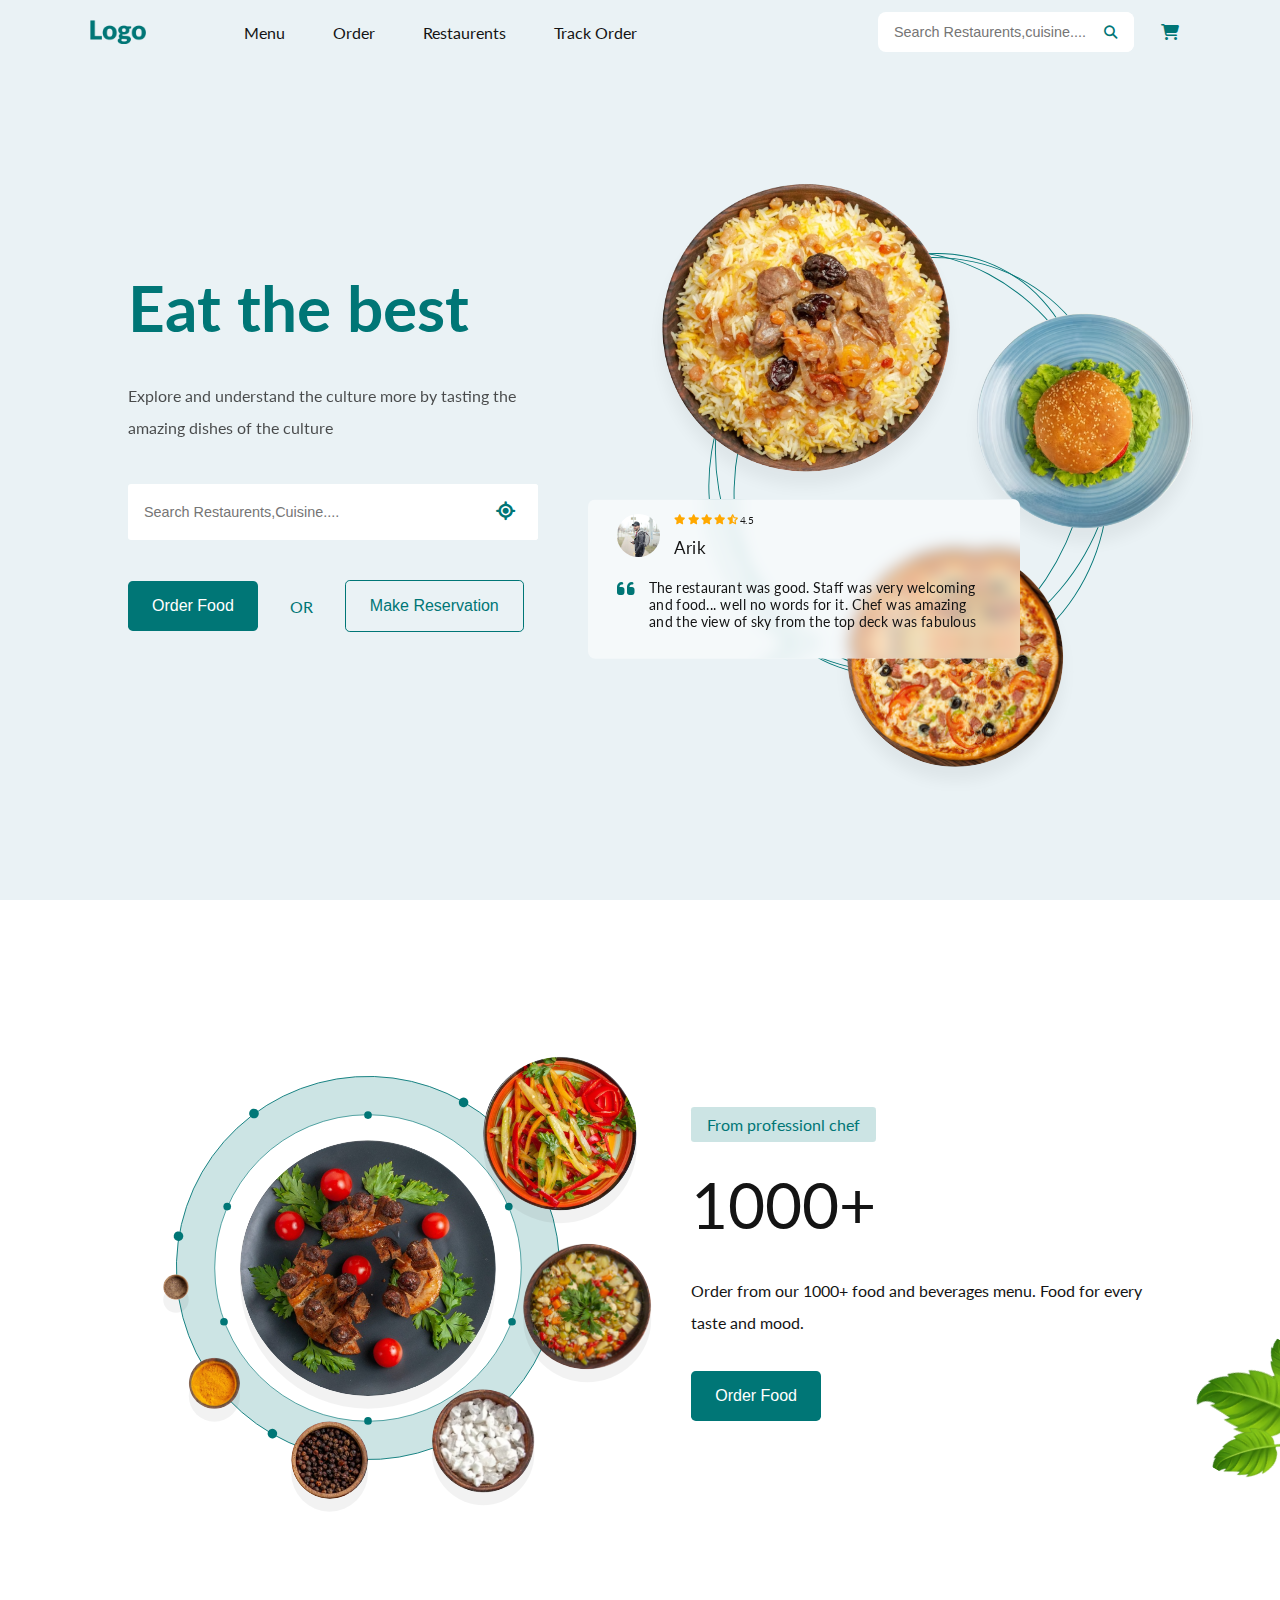
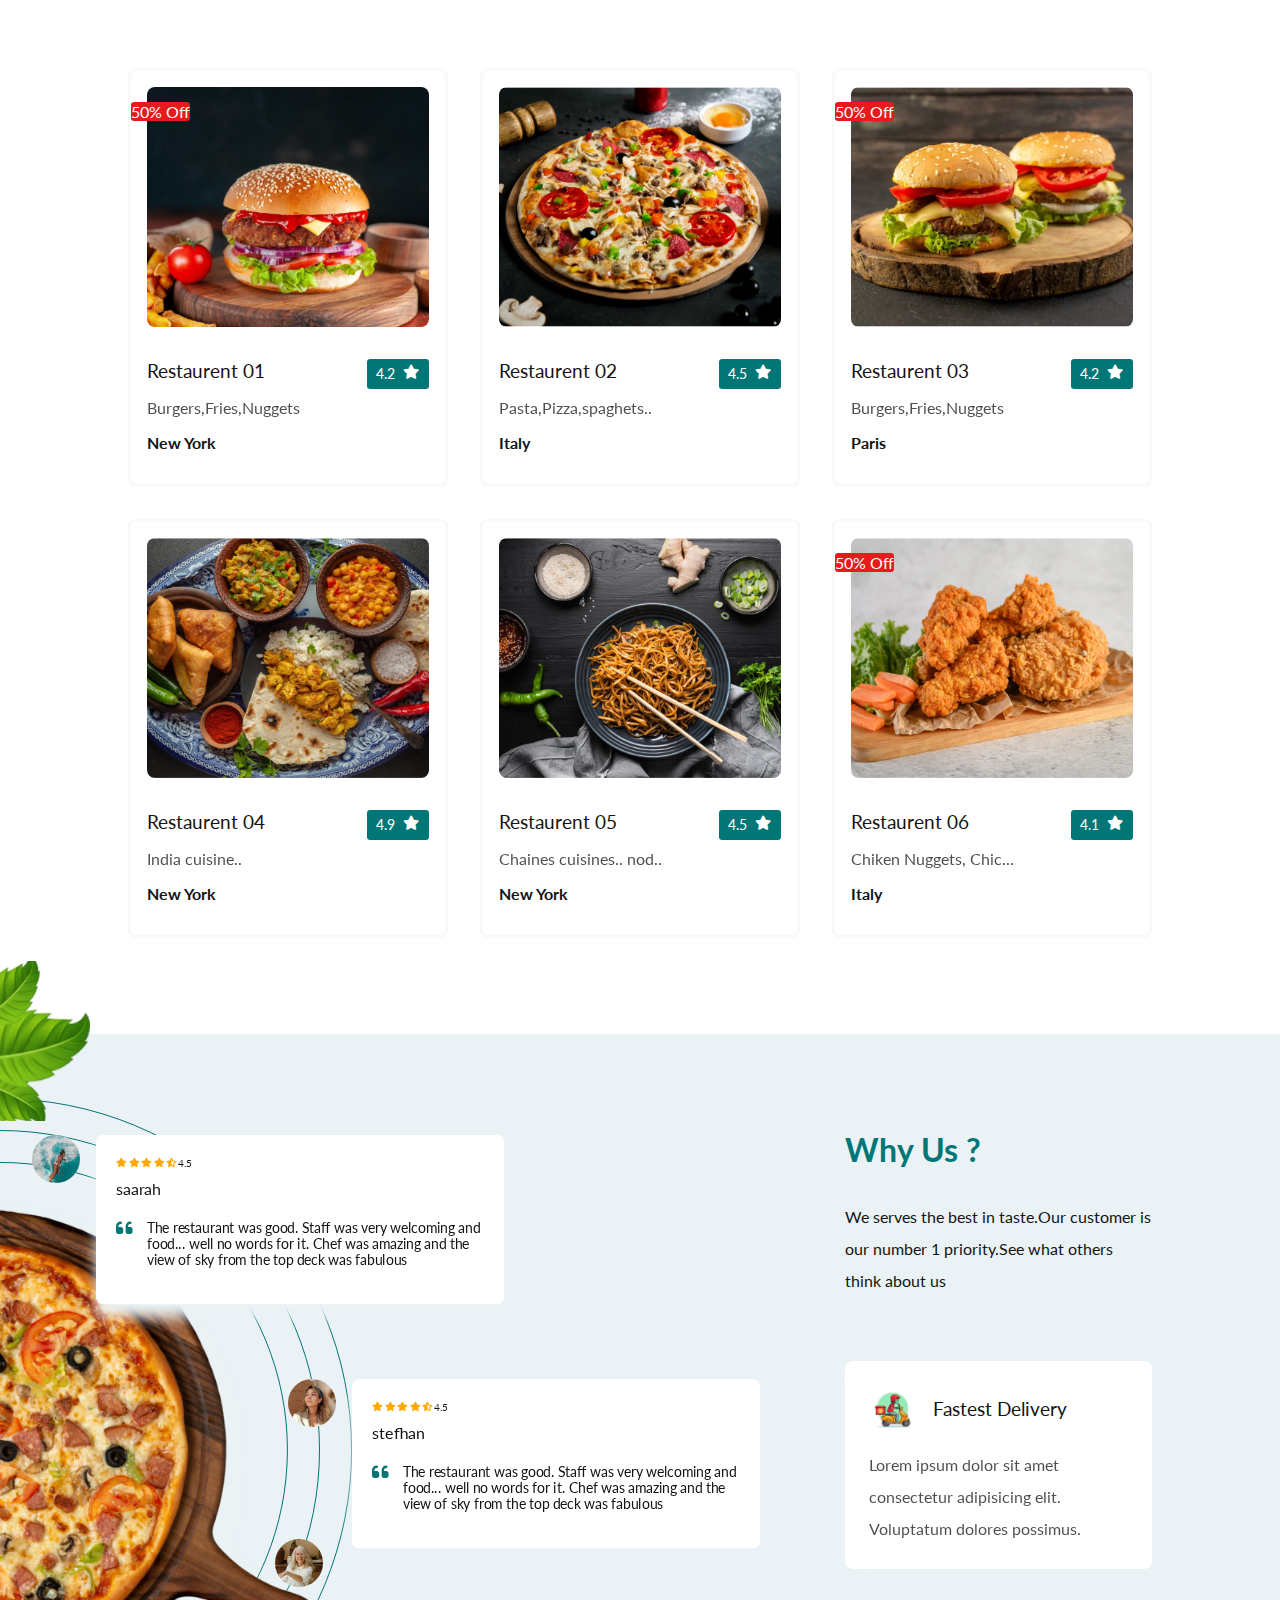
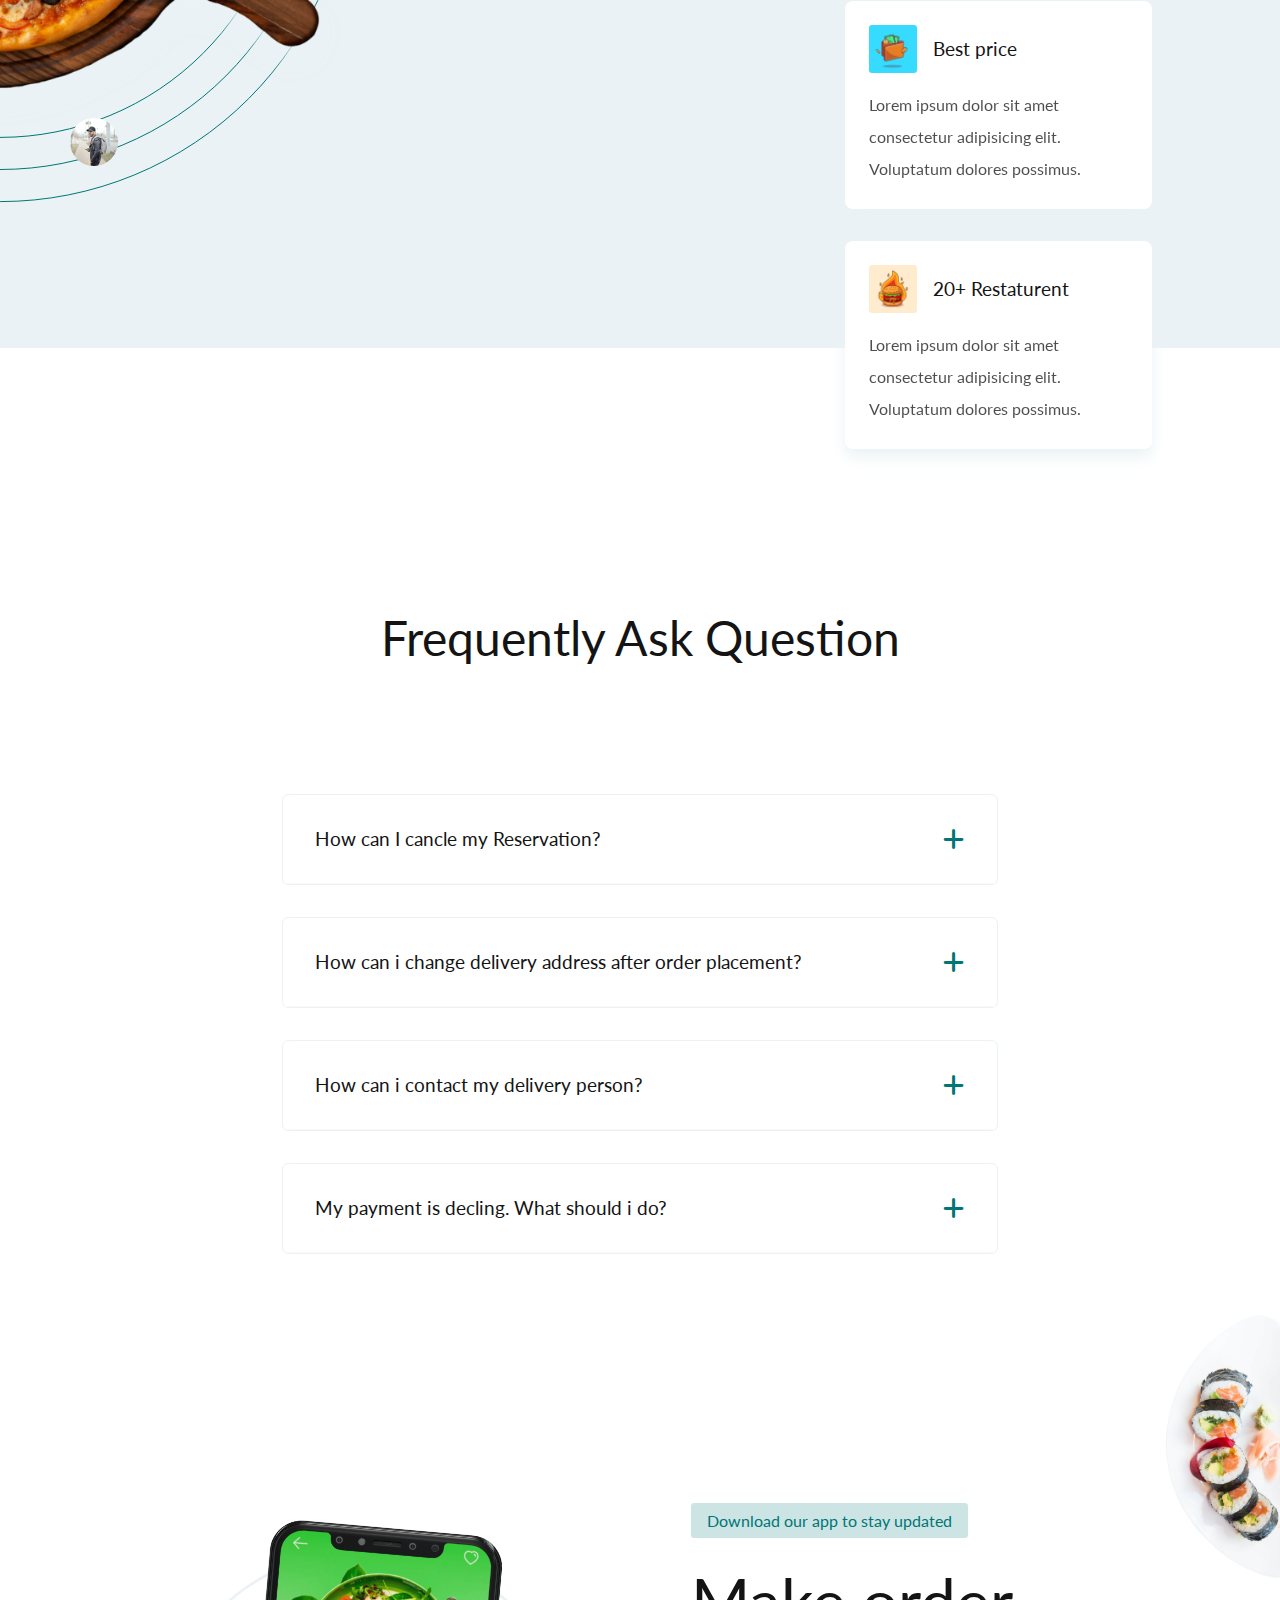
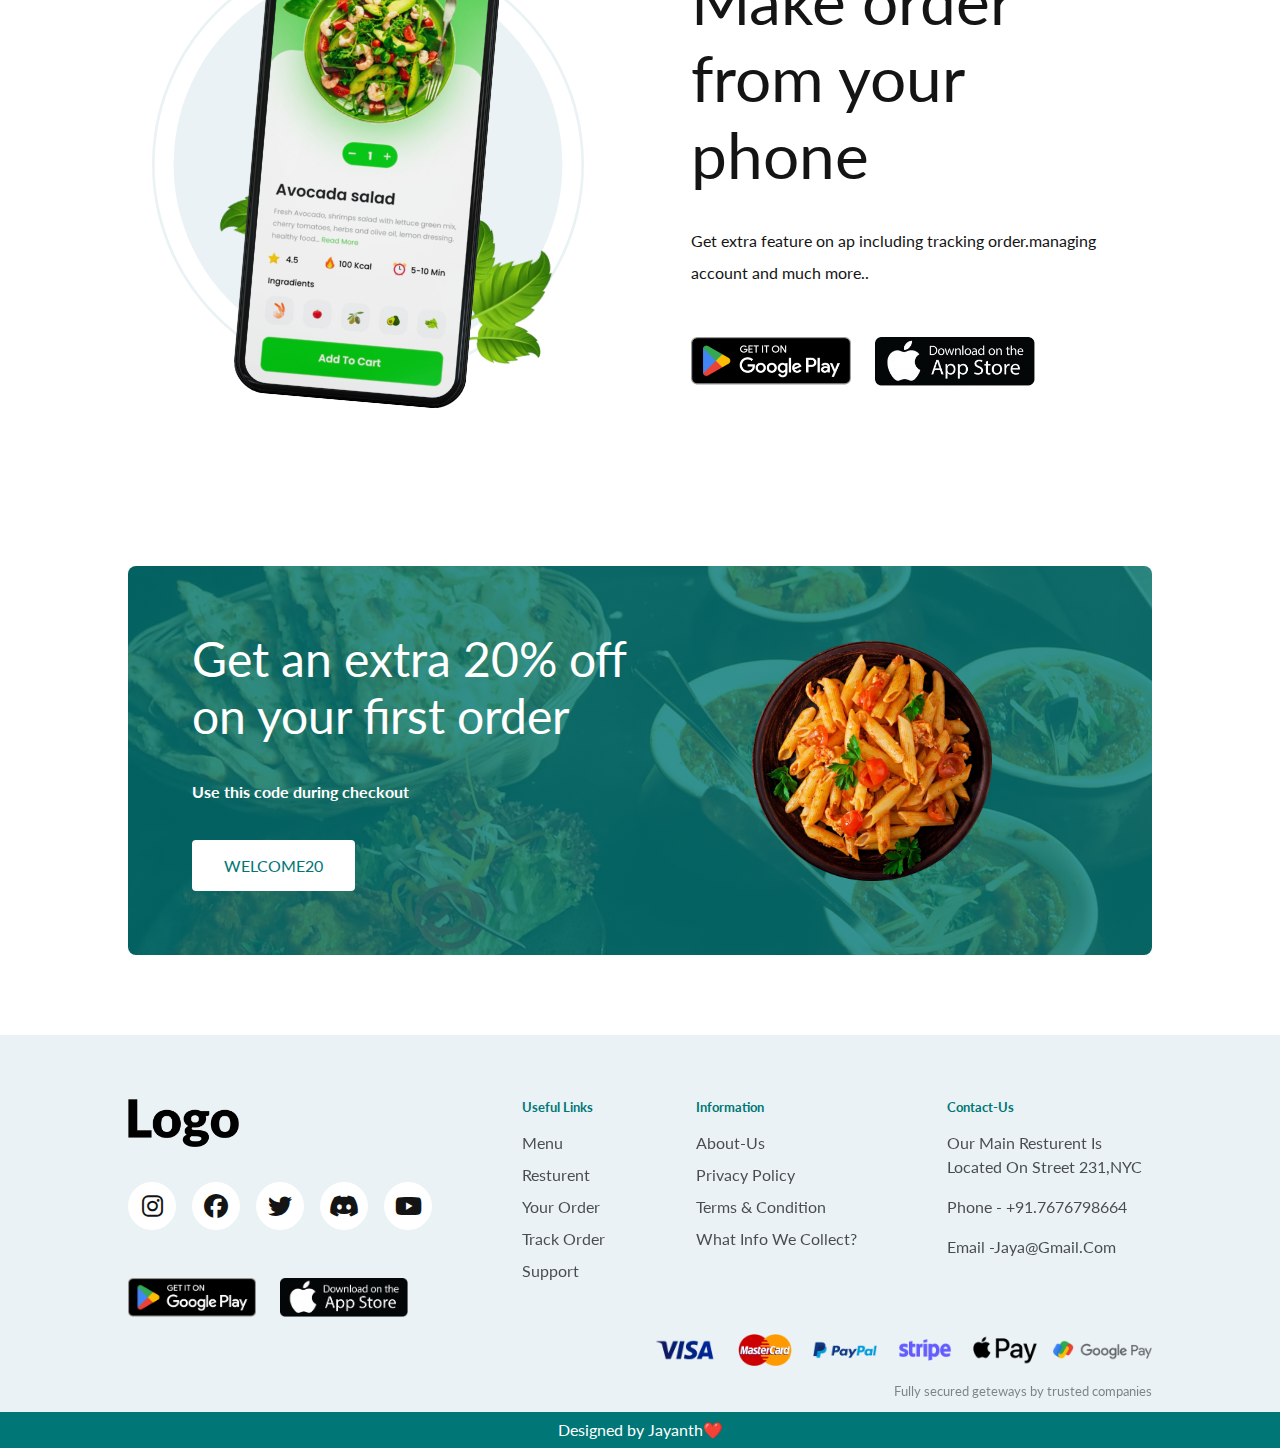
<file: food-order-landing-page-html-css-js-master/index.html>
<!DOCTYPE html>
<html lang="en">

<head>
    <meta charset="UTF-8">
    <meta http-equiv="X-UA-Compatible" content="IE=edge">
    <meta name="viewport" content="width=device-width, initial-scale=1.0">
    <title>Food website</title>
    <link rel="preconnect" href="https://fonts.googleapis.com">
<link rel="preconnect" href="https://fonts.gstatic.com" crossorigin>
<link href="https://fonts.googleapis.com/css2?family=Lato:ital,wght@0,100;0,300;0,400;0,700;1,900&display=swap" rel="stylesheet">
   <link rel="stylesheet" href="style.css">

   <link rel="stylesheet" href="https://cdnjs.cloudflare.com/ajax/libs/font-awesome/6.4.0/css/all.min.css">
</head>

<body>
    <header>
    </header>
    
        <nav class="navbar">
            <img src="img/logo.png" class="logo" alt="">
            <ul class="links-container">
                 <li class="link-items"><a href="#" class="links">Menu</a></li>
                 <li class="link-items"><a href="#" class="links">Order</a></li>
                 <li class="link-items"><a href="#" class="links">Restaurents</a></li>
                 <li class="link-items"><a href="#" class="links">Track order</a></li>
            
            </ul>
            <!-- // search box -->
            <div class="nav-extras">
                   <div class="search">
                    <input type="text" class="search-box" placeholder="Search Restaurents,cuisine....">
                    <button class="search-btn"><i class="fa-solid fa-magnifying-glass"></i></button>
                   </div>

                   <a href="#" class="cart"><i class="fa-solid fa-cart-shopping"></i></a>
                   <div class="nav-toggler">
                    <span></span>
                    <span></span>
                    <span></span>
                    <span></span>
                   </div>
            </div>

        </nav>
        <!-- hero section -->
        <main id="hero-section">
               <div class="hero-content">
                     <h1 class="hero-heading"> Eat the best</h1>
                     <p class="hero-line">Explore and understand the culture more by tasting the amazing dishes of the culture</p>

                     <div class="search location">
                        <input type="text" class="search-box" placeholder="Search Restaurents,Cuisine....">
                        <button class="search-btn locate-btn"><i class="fa-solid fa-location-crosshairs"></i></button>
                       </div>
                       <div class="hero-action-btn-container">
                        <button class="btn">Order Food</button>
                        <p class="or">OR</p>
                        <button class="btn transparent">Make reservation</button>
                       </div>
    
               </div>
               <!-- hero image container -->
               <div class="hero-img-container">
                <div class="background-ele">
                    <div class="ellips"></div>
                    <div class="ellips"></div>
                    <div class="ellips"></div>
                </div>
                <div class="foreground-elements">
                    <img src="img/hero-biryani.png" class="hero-img" alt="">
                    <img src="img/hero-burger.png" class="hero-img" alt="">
                    <img src="img/hero-pizza.png" class="hero-img" alt="">

                    <div class="review-box">
                        <div class="reviewer-info">
                            <img src="img/user-1.png" class="reviewer-img" alt="">
                            <div class="reviewer">
                                <div class="reiewer-rating">
                                    <i class="fa-solid fa-star"></i>
                                    <i class="fa-solid fa-star"></i>
                                    <i class="fa-solid fa-star"></i>
                                    <i class="fa-solid fa-star"></i>
                                    <i class="fa-solid fa-star-half-stroke"></i>
                                    <p>4.5</p>

                                </div>
                                <h2 class="reviwer-name">Arik</h2>
                            </div>
                        </div>
                        <div class="review-body">
                            <i class="fa-solid fa-quote-left"></i>
                            <p class="review">The restaurant was good. Staff was very welcoming and food... well no words for it. Chef was amazing and the view of sky from the top deck was fabulous</p>
                        </div>
                    </div>
                </div>
               </div>
        </main>
    </header>
    <!-- restaurent section -->
    <section id="restaurents-section">
        <div class="leaf-layer right">
            <img src="img/leafs - Copy.png" alt="">
        </div>
        <div class="section">
            <!-- food img container -->
            <div class="food-img-container">
                <div class="circle">
                    <span></span>
                    <span></span>
                    <span></span>
                    <span></span>
                    <span></span>
                    <span></span>
                </div>
                <div class="circle">
                    <span></span>
                    <span></span>
                    <span></span>
                    <span></span>
                    <span></span>
                    <span></span>
                </div>
                <div>
                    <img src="img/food-1.png" class="food-img" alt="">
                    <img src="img/food-2.png" class="food-img" alt="">
                    <img src="img/food-3.png" class="food-img" alt="">
                    <img src="img/food-4.png" class="food-img" alt="">
                    <img src="img/food-5.png" class="food-img" alt="">
                    <img src="img/food-6.png" class="food-img" alt="">
                    <img src="img/food-7.png" class="food-img" alt="">
                </div>
            </div>
            <!-- section container -->
            <div class="section-detail">
                <span class="section-heihlight">From professionl chef</span>
                <p class="section-title">1000+</p>
                <p class="section-info">Order from our 1000+ food and beverages menu. Food for every taste and mood.</p>

                <button class="btn">order food</button>
            </div>
        </div>
        <div class="restaurent-container">
            <div class="restaurent">
                <p class="discount"> 50% Off</p>
                <div class="restaurent-thumbnaile">
                    <img src="img/restaurant-1.png" class="restaurent-img" alt="">
                </div>
                <div class="restaurent-body">
                    <h3 class="restaurent-name">Restaurent 01</h3>
                    <p class="menu"> Burgers,Fries,Nuggets</p>
                    <p class="place">New York</p>
                    <span class="rating">4.2<i class="fa-solid fa-star"></i></span>
                </div>
            </div>

            <div class="restaurent">
                <div class="restaurent-thumbnaile">
                    <img src="img/restaurant-2.png" class="restaurent-img" alt="">
                </div>
                <div class="restaurent-body">
                    <h3 class="restaurent-name">Restaurent 02</h3>
                    <p class="menu"> Pasta,Pizza,spaghets..</p>
                    <p class="place">Italy</p>
                    <span class="rating">4.5<i class="fa-solid fa-star"></i></span>
                </div>
            </div>

            <div class="restaurent">
                <p class="discount"> 50% Off</p>
                <div class="restaurent-thumbnaile">
                    <img src="img/restaurant-3.png" class="restaurent-img" alt="">
                </div>
                <div class="restaurent-body">
                    <h3 class="restaurent-name">Restaurent 03</h3>
                    <p class="menu"> Burgers,Fries,Nuggets</p>
                    <p class="place">Paris</p>
                    <span class="rating">4.2<i class="fa-solid fa-star"></i></span>
                </div>
            </div>

            <div class="restaurent">
                <div class="restaurent-thumbnaile">
                    <img src="img/restaurant-4.png" class="restaurent-img" alt="">
                </div>
                <div class="restaurent-body">
                    <h3 class="restaurent-name">Restaurent 04</h3>
                    <p class="menu">India cuisine..</p>
                    <p class="place">New York</p>
                    <span class="rating">4.9<i class="fa-solid fa-star"></i></span>
                </div>
            </div>

            <div class="restaurent">
                <div class="restaurent-thumbnaile">
                    <img src="img/restaurant-5.png" class="restaurent-img" alt="">
                </div>
                <div class="restaurent-body">
                    <h3 class="restaurent-name">Restaurent 05</h3>
                    <p class="menu"> Chaines cuisines.. nod..</p>
                    <p class="place">New York</p>
                    <span class="rating">4.5<i class="fa-solid fa-star"></i></span>
                </div>
            </div>

            <div class="restaurent">
                <p class="discount"> 50% Off</p>
                <div class="restaurent-thumbnaile">
                    <img src="img/restaurant-6.png" class="restaurent-img" alt="">
                </div>
                <div class="restaurent-body">
                    <h3 class="restaurent-name">Restaurent 06</h3>
                    <p class="menu"> Chiken Nuggets, Chic...</p>
                    <p class="place">Italy</p>
                    <span class="rating">4.1<i class="fa-solid fa-star"></i></span>
                </div>
            </div>

        </div>
        <div class="leaf-layer left">
            <img src="img/leafs.png" alt="">
        </div>


    </section>
    <!-- about section
    <section id="about-section">

        <div class="about-us-review-container">

            <div class="circle"></div>
            <img src="img/pizza-pan.png" class="pizza-pan-img" alt="">
            <div class="reviews-container">
                <div class="review-wrapper">
                    <img src="img/user-5.png" class="reviewer-img" alt="">

                <div class="review-box">
                    <div class="reviewer-info">
                        <div class="reviewer">
                            <div class="reiewer-rating">
                                <i class="fa-solid fa-star"></i>
                                <i class="fa-solid fa-star"></i>
                                <i class="fa-solid fa-star"></i>
                                <i class="fa-solid fa-star"></i>
                                <i class="fa-solid fa-star-half-stroke"></i>
                                <p>4.5</p>

                            </div>
                            <h2 class="reviwer-name">saarah</h2>
                        </div>
                    </div>
                    <div class="review-body">
                        <i class="fa-solid fa-quote-left"></i>
                        <p class="review">The restaurant was good. Staff was very welcoming and food... well no words for it. Chef was amazing and the view of sky from the top deck was fabulous</p>
                    </div>
                    </div>

                    </div>
                

                    <div class="review-wrapper">
                        <img src="img/user-4.png" class="reviewer-img" alt="">
    
                    <div class="review-box">
                        <div class="reviewer-info">
                            <div class="reviewer">
                                <div class="reiewer-rating">
                                    <i class="fa-solid fa-star"></i>
                                    <i class="fa-solid fa-star"></i>
                                    <i class="fa-solid fa-star"></i>
                                    <i class="fa-solid fa-star"></i>
                                    <i class="fa-solid fa-star-half-stroke"></i>
                                    <p>4.5</p>
    
                                </div>
                                <h2 class="reviwer-name">stefhan</h2>
                            </div>
                        </div>
                        <div class="review-body">
                            <i class="fa-solid fa-quote-left"></i>
                            <p class="review">The restaurant was good. Staff was very welcoming and food... well no words for it. Chef was amazing and the view of sky from the top deck was fabulous</p>
                        </div>
                    </div>
                    </div>

                    <div class="review-wrapper">
                        <img src="img/user-3.png" class="reviewer-img" alt="">
    
                    <div class="review-box">
                        <div class="reviewer-info">
                            <div class="reviewer">
                                <div class="reiewer-rating">
                                    <i class="fa-solid fa-star"></i>
                                    <i class="fa-solid fa-star"></i>
                                    <i class="fa-solid fa-star"></i>
                                    <i class="fa-solid fa-star"></i>
                                    <i class="fa-solid fa-star-half-stroke"></i>
                                    <p>4.5</p>
    
                                </div>
                                <h2 class="reviwer-name">jane</h2>
                            </div>
                        </div>
                        <div class="review-body">
                            <i class="fa-solid fa-quote-left"></i>
                            <p class="review">The restaurant was good. Staff was very welcoming and food... well no words for it. Chef was amazing and the view of sky from the top deck was fabulous</p>
                        </div>
                    </div>
                    </div>

                    <div class="review-wrapper">
                        <img src="img/user-2.png" class="reviewer-img" alt="">
    
                    <div class="review-box">
                        <div class="reviewer-info">
                            <div class="reviewer">
                                <div class="reiewer-rating">
                                    <i class="fa-solid fa-star"></i>
                                    <i class="fa-solid fa-star"></i>
                                    <i class="fa-solid fa-star"></i>
                                    <i class="fa-solid fa-star"></i>
                                    <i class="fa-solid fa-star-half-stroke"></i>
                                    <p>4.5</p>
    
                                </div>
                                <h2 class="reviwer-name">jennifer</h2>
                            </div>
                        </div>
                        <div class="review-body">
                            <i class="fa-solid fa-quote-left"></i>
                            <p class="review">The restaurant was good. Staff was very welcoming and food... well no words for it. Chef was amazing and the view of sky from the top deck was fabulous</p>
                        </div>
                    </div>
                    </div>

                    <div class="review-wrapper">
                        <img src="img/user-1.png" class="reviewer-img" alt="">
    
                    <div class="review-box">
                        <div class="reviewer-info">
                            <div class="reviewer">
                                <div class="reiewer-rating">
                                    <i class="fa-solid fa-star"></i>
                                    <i class="fa-solid fa-star"></i>
                                    <i class="fa-solid fa-star"></i>
                                    <i class="fa-solid fa-star"></i>
                                    <i class="fa-solid fa-star-half-stroke"></i>
                                    <p>4.5</p>
    
                                </div>
                                <h2 class="reviwer-name">Arik</h2>
                            </div>
                        </div>
                        <div class="review-body">
                            <i class="fa-solid fa-quote-left"></i>
                            <p class="review">The restaurant was good. Staff was very welcoming and food... well no words for it. Chef was amazing and the view of sky from the top deck was fabulous</p>
                        </div>
                    </div>
                    </div>
                </div>
          </div>

            </div>
        </div> -->

        <section id="about-section">
            <div class="about-us-review-container">
                    <div class="circle"></div>
                    <img src="img/pizza-pan.png" class="pizza-pan-img" alt="">


                <div class="reviews-container">
                    <div class="review-wrapper">
                        <img src="img/user-5.png" class="reviewer-img" alt="">
                    <div class="review-box">
                        <div class="reviewer-info">
                            <div class="reviewer">
                                <div class="reiewer-rating">
                                    <i class="fa-solid fa-star"></i>
                                    <i class="fa-solid fa-star"></i>
                                    <i class="fa-solid fa-star"></i>
                                    <i class="fa-solid fa-star"></i>
                                    <i class="fa-solid fa-star-half-stroke"></i>
                                    <p>4.5</p>

                                </div>
                                <h2 class="reviwer-name">saarah</h2>
                            </div>
                        </div>
                        <div class="review-body">
                            <i class="fa-solid fa-quote-left"></i>
                            <p class="review">The restaurant was good. Staff was very welcoming and food... well no words for it. Chef was amazing and the view of sky from the top deck was fabulous</p>
                        </div>
                    </div>
                    </div>

                    <div class="review-wrapper">
                        <img src="img/user-4.png" class="reviewer-img" alt="">
                    <div class="review-box">
                        <div class="reviewer-info">
                            <div class="reviewer">
                                <div class="reiewer-rating">
                                    <i class="fa-solid fa-star"></i>
                                    <i class="fa-solid fa-star"></i>
                                    <i class="fa-solid fa-star"></i>
                                    <i class="fa-solid fa-star"></i>
                                    <i class="fa-solid fa-star-half-stroke"></i>
                                    <p>4.5</p>

                                </div>
                                <h2 class="reviwer-name">stefhan</h2>
                            </div>
                        </div>
                        <div class="review-body">
                            <i class="fa-solid fa-quote-left"></i>
                            <p class="review">The restaurant was good. Staff was very welcoming and food... well no words for it. Chef was amazing and the view of sky from the top deck was fabulous</p>
                        </div>
                    </div>
                    </div>

                    <div class="review-wrapper">
                        <img src="img/user-3.png" class="reviewer-img" alt="">
                    <div class="review-box">
                        <div class="reviewer-info">
                            <div class="reviewer">
                                <div class="reiewer-rating">
                                    <i class="fa-solid fa-star"></i>
                                    <i class="fa-solid fa-star"></i>
                                    <i class="fa-solid fa-star"></i>
                                    <i class="fa-solid fa-star"></i>
                                    <i class="fa-solid fa-star-half-stroke"></i>
                                    <p>4.5</p>

                                </div>
                                <h2 class="reviwer-name">stefhan</h2>
                            </div>
                        </div>
                        <div class="review-body">
                            <i class="fa-solid fa-quote-left"></i>
                            <p class="review">The restaurant was good. Staff was very welcoming and food... well no words for it. Chef was amazing and the view of sky from the top deck was fabulous</p>
                        </div>
                    </div>
                    </div>

                    <div class="review-wrapper">
                        <img src="img/user-2.png" class="reviewer-img" alt="">
                    <div class="review-box">
                        <div class="reviewer-info">
                            <div class="reviewer">
                                <div class="reiewer-rating">
                                    <i class="fa-solid fa-star"></i>
                                    <i class="fa-solid fa-star"></i>
                                    <i class="fa-solid fa-star"></i>
                                    <i class="fa-solid fa-star"></i>
                                    <i class="fa-solid fa-star-half-stroke"></i>
                                    <p>4.5</p>

                                </div>
                                <h2 class="reviwer-name">stefhan</h2>
                            </div>
                        </div>
                        <div class="review-body">
                            <i class="fa-solid fa-quote-left"></i>
                            <p class="review">The restaurant was good. Staff was very welcoming and food... well no words for it. Chef was amazing and the view of sky from the top deck was fabulous</p>
                        </div>
                    </div>
                    </div>

                    <div class="review-wrapper">
                        <img src="img/user-1.png" class="reviewer-img" alt="">
                    <div class="review-box">
                        <div class="reviewer-info">
                            <div class="reviewer">
                                <div class="reiewer-rating">
                                    <i class="fa-solid fa-star"></i>
                                    <i class="fa-solid fa-star"></i>
                                    <i class="fa-solid fa-star"></i>
                                    <i class="fa-solid fa-star"></i>
                                    <i class="fa-solid fa-star-half-stroke"></i>
                                    <p>4.5</p>

                                </div>
                                <h2 class="reviwer-name">stefhan</h2>
                            </div>
                        </div>
                        <div class="review-body">
                            <i class="fa-solid fa-quote-left"></i>
                            <p class="review">The restaurant was good. Staff was very welcoming and food... well no words for it. Chef was amazing and the view of sky from the top deck was fabulous</p>
                        </div>
                    </div>
                    </div>

                    
                    
                </div>

            </div>
        


<!-- about services -->
        <div class="about">
            <h2 class="about-title">Why us ?</h2>
            <p class="about-info">We serves the best in taste.Our customer is our number 1 priority.See what others think about us</p>


            <div class="services-container">
                <div class="service">
                    <div class="service-title">
                        <img src="img/fastest-delivery.png" class="service-img" alt="">
                        <h3 class="service-name">Fastest Delivery</h3>
                    </div>
                        <p class="service-detail">Lorem ipsum dolor sit amet consectetur adipisicing elit. Voluptatum dolores possimus.</p>
                    </div>


                    <div class="service">
                        <div class="service-title">
                            <img src="img/best-prices.png" class="service-img" alt="">
                            <h3 class="service-name">Best price</h3>
                        </div>
                            <p class="service-detail">Lorem ipsum dolor sit amet consectetur adipisicing elit. Voluptatum dolores possimus.</p>
                        </div>


                        <div class="service">
                            <div class="service-title">
                                <img src="img/20+ restaurant.png" class="service-img" alt="">
                                <h3 class="service-name">20+ Restaturent</h3>
                            </div>
                                <p class="service-detail">Lorem ipsum dolor sit amet consectetur adipisicing elit. Voluptatum dolores possimus.</p>
                            </div>


                                
                </div>
            </div>
        
    </section>
    <section id="faq-section">
        <h1 class="section-title">Frequently Ask Question</h1>

        <div class="faq">
            <div class="question-box">
                <h3 class="question"> How can I cancle my Reservation?</h3>
                <i class="fa-solid fa-plus"></i>
            </div>
            <div class="answer-box">
                <p class="answer">Lorem, ipsum dolor sit amet consectetur adipisicing elit. Maiores sit fugit  consectetur, hic illum earum esse! Autem nostrum et sed quibusdam!</p>

            </div>
        </div>
        <div class="faq">
            <div class="question-box">
                <h3 class="question"> How can i change delivery address after order placement?</h3>
                <i class="fa-solid fa-plus"></i>
            </div>
            <div class="answer-box">
                <p class="answer">Lorem, ipsum dolor sit amet consectetur adipisicing elit. Maiores sit fugit consectetur, hic illum earum esse! Autem nostrum et sed quibusdam!</p>

            </div>
        </div>

        <div class="faq">
            <div class="question-box">
                <h3 class="question"> How can i contact my delivery person?</h3>
                <i class="fa-solid fa-plus"></i>
            </div>
            <div class="answer-box">
                <p class="answer">Lorem, ipsum dolor sit amet consectetur adipisicing elit. Maiores sit fugit consectetur, hic illum earum esse! Autem nostrum et sed quibusdam!</p>

            </div>
        </div>

        <div class="faq">
            <div class="question-box">
                <h3 class="question">My payment is decling. What should i do?</h3>
                <i class="fa-solid fa-plus"></i>
            </div>
            <div class="answer-box">
                <p class="answer">Lorem, ipsum dolor sit amet consectetur adipisicing elit. Maiores sit fugit consectetur, hic illum earum esse! Autem nostrum et sed quibusdam!</p>

            </div>
        </div>
        <div class="dish-layer "><img src="img/side-dish.png" alt=""></div>

    </section>
    <!-- downlode app section -->
    <section id="download-app-section">
        <div class="section">
            <div class="download-app-img-container">
                <div class="pulse">
                    <div class="circle"></div>
                    <div class="circle"></div>
                </div>
                <img src="img/leafs - Copy.png" class="leaf left" alt="">
                <img src="img/leafs.png" class="leaf right" alt="">

                <img src="img/app.png" class="phone-mockup" alt="">
            </div>

            <!-- section container -->
            <div class="section-detail">
                <span class="section-heihlight">Download our app to stay updated </span>
                <p class="section-title">Make order from your phone</p>
                <p class="section-info">Get extra feature on ap including tracking order.managing account and much more..</p>
                <div class="download-btn-group">
                    <a href="https://play.google.com/store/games?utm_source=apac_med&hl=en-IN&utm_medium=hasem&utm_content=Jun1223&utm_campaign=Evergreen&pcampaignid=MKT-EDR-apac-in-1003227-med-hasem-py-Evergreen-Jun1223-Text_Search_BKWS-BKWS%7CONSEM_kwid_43700076784774234_creativeid_480977734961_device_c&gclid=Cj0KCQjw8NilBhDOARIsAHzpbLDpcEE80CohyYdEShqymWif9NBzc8OacbRtT_oxm9B2pQM7M0LUJs4aAlPlEALw_wcB&gclsrc=aw.ds&pli=1" class="download-btn"><img src="img/play-store.png" alt=""></a>
                    <a href="https://www.apple.com/in/app-store/" class="download-btn"><img src="img/app-store.png" alt=""></a>
                </div>
            
            </div>
        </div>

    </section>

    <!-- discount banner -->

    <div class="discount-banner">
        <div class="section-detail" >
            <h1 class="section-title">Get an extra 20% off on your first order</h1>
            <p class="section-info">Use this code during checkout</p>
            <p class="discount-code">WELCOME20</p>
        </div>

        <div class="dish-slide">
            <img src="img/discount-food-slider-1.png" alt="">
            <img src="img/hero-pizza.png" alt="">
            <img src="img/hero-burger.png" alt="">
        </div>
    </div>

    <section id="footer">
        <div class="company-info">
            <img src="img/footer-logo.png" class="logo" alt="">
            <div class="social-links">
                <a href="#"><i class="fa-brands fa-instagram"></i></a>
                <a href="#"><i class="fa-brands fa-facebook"></i></a>
                <a href="#"><i class="fa-brands fa-twitter"></i></a>
                <a href="#"><i class="fa-brands fa-discord"></i></a>
                <a href="#"><i class="fa-brands fa-youtube"></i></a>
            </div>

            <div class="download-btn-group">
                <a href="https://play.google.com/store/games?utm_source=apac_med&hl=en-IN&utm_medium=hasem&utm_content=Jun1223&utm_campaign=Evergreen&pcampaignid=MKT-EDR-apac-in-1003227-med-hasem-py-Evergreen-Jun1223-Text_Search_BKWS-BKWS%7CONSEM_kwid_43700076784774234_creativeid_480977734961_device_c&gclid=Cj0KCQjw8NilBhDOARIsAHzpbLDpcEE80CohyYdEShqymWif9NBzc8OacbRtT_oxm9B2pQM7M0LUJs4aAlPlEALw_wcB&gclsrc=aw.ds&pli=1" class="download-btn"><img src="img/play-store.png" alt=""></a>
                <a href="https://www.apple.com/in/app-store/" class="download-btn"><img src="img/app-store.png" alt=""></a>
            </div>

        </div>

        <div class=" useful-links footer-links-container">
            <h5 class="footer-links-title">Useful links</h5>
            <a href="#" class="footer-links">Menu</a>
            <a href="#" class="footer-links">Resturent</a>
            <a href="#" class="footer-links">Your order</a>
            <a href="#" class="footer-links">Track order</a>
            <a href="#" class="footer-links">Support</a>
        </div>

        <div class=" information footer-links-container">
            <h5 class="footer-links-title">Information</h5>
            <a href="#" class="footer-links">About-us</a>
            <a href="#" class="footer-links">Privacy policy</a>
            <a href="#" class="footer-links">Terms & Condition</a>
            <a href="#" class="footer-links">What info we collect?</a>
        </div>

        <div class=" contact footer-links-container">
            <h5 class="footer-links-title">Contact-us</h5>
            <p class="footer-text">Our main resturent is located on street  231,NYC</p>
            <p class="footer-text">Phone - +91.7676798664</p>
            <p class="footer-text">Email -jaya@gmail.com</p>
        </div>

        <div class="payment-partner">

            <img src="img/visa.png" alt="">
            <img src="img/master-card.png" alt="">
            <img src="img/paypal.png" alt="">
            <img src="img/stripe.png" alt="">
            <img src="img/apple-pay.png" alt="">
            <img src="img/google-pay.png" alt="">
        </div>
        <p class="payment-partner-text">Fully secured geteways by trusted companies</p>
        <p class="copywrite">Designed by Jayanth❤️</p>

    </section>

    <script src="app.js">
</script>
</body>

</html>
</file>
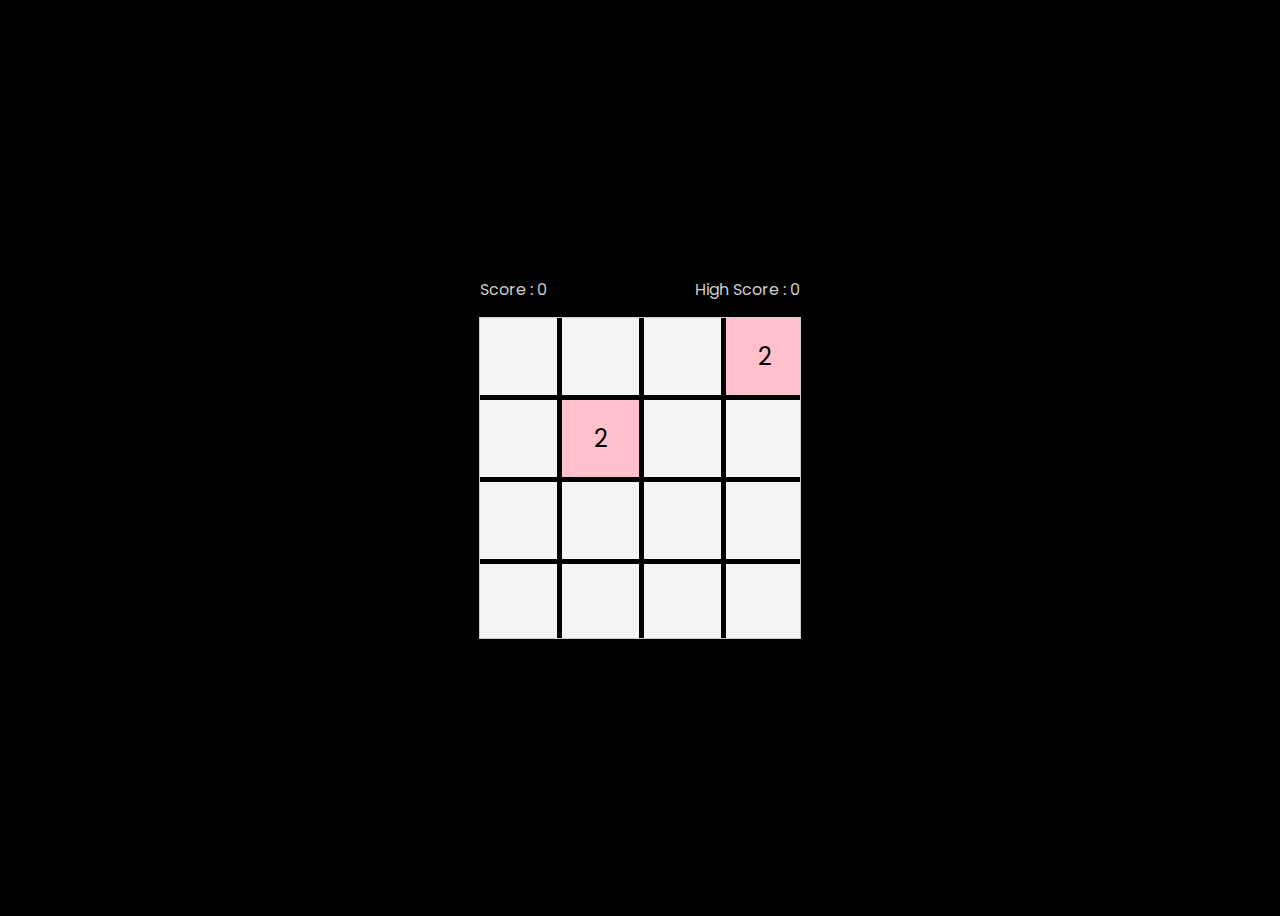
<file: Game-2048/index.html>
<!DOCTYPE html>
<html lang="en">

<head>
    <meta charset="UTF-8">
    <meta name="viewport" content="width=device-width, initial-scale=1.0">
    <link rel="stylesheet" href="style.css">
    <title>2048-game</title>
</head>

<body>

    <div class="score-container">
        <div>Score : <span id="current-score">0</span></div>
        <div>High Score : <span id="high-score">0</span></div>
    </div>

    <div class="game-container">
        <div class="grid">
            <div class="cell" data-row="0" data-col="0"></div>
            <div class="cell" data-row="0" data-col="1"></div>
            <div class="cell" data-row="0" data-col="2"></div>
            <div class="cell" data-row="0" data-col="3"></div>
            <div class="cell" data-row="1" data-col="0"></div>
            <div class="cell" data-row="1" data-col="1"></div>
            <div class="cell" data-row="1" data-col="2"></div>
            <div class="cell" data-row="1" data-col="3"></div>
            <div class="cell" data-row="2" data-col="0"></div>
            <div class="cell" data-row="2" data-col="1"></div>
            <div class="cell" data-row="2" data-col="2"></div>
            <div class="cell" data-row="2" data-col="3"></div>
            <div class="cell" data-row="3" data-col="0"></div>
            <div class="cell" data-row="3" data-col="1"></div>
            <div class="cell" data-row="3" data-col="2"></div>
            <div class="cell" data-row="3" data-col="3"></div>
        </div>
    </div>

    <div id="game-over">
        Game Over!
        <button id="restart-btn">Restart Game</button>
    </div>

    <script src="script.js"></script>
</body>

</html>
</file>
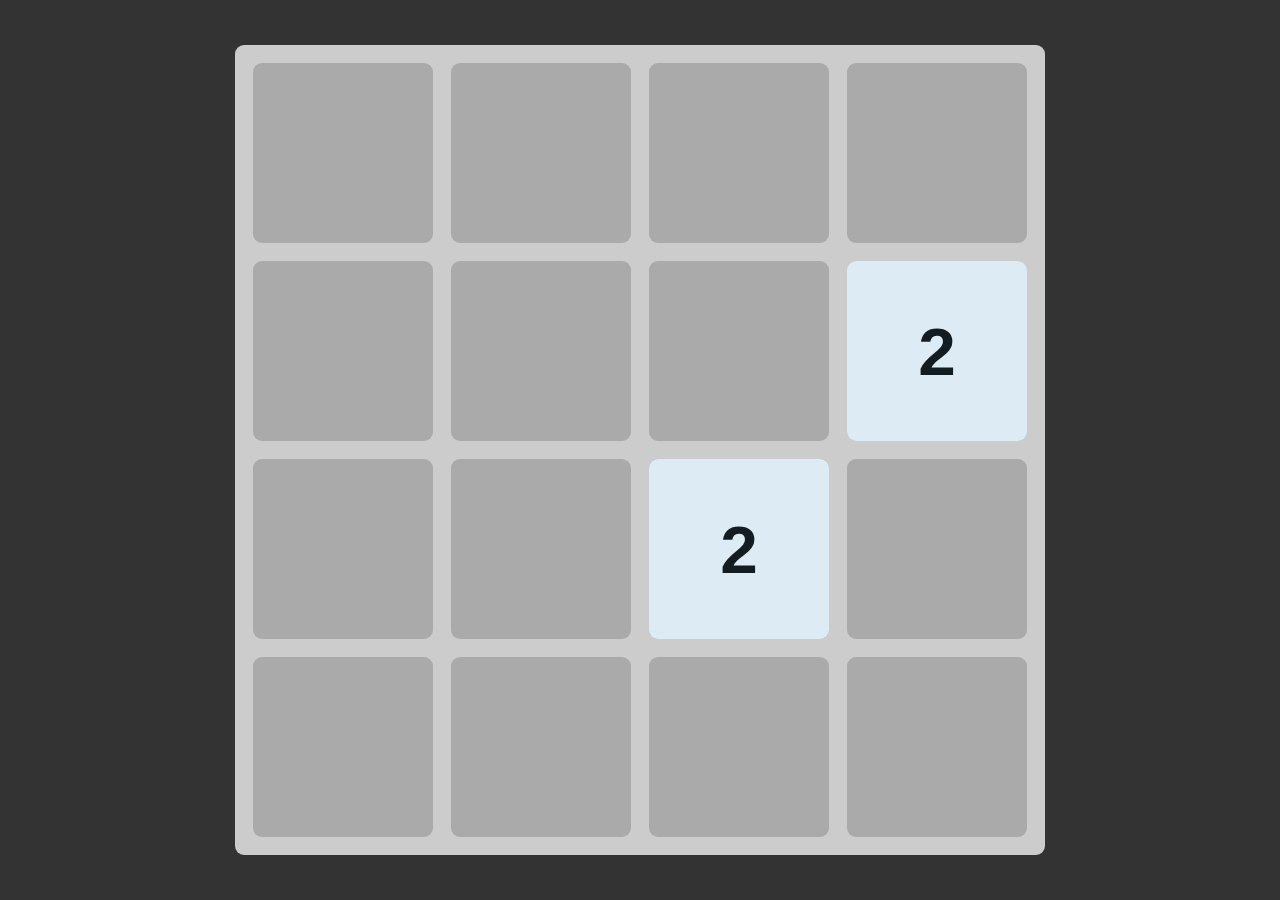
<file: New-2048/index.html>
<!DOCTYPE html>
<html lang="en">
<head>
    <meta charset="UTF-8">
    <meta name="viewport" content="width=device-width, initial-scale=1.0">
    <title>2048</title>
    <link rel="stylesheet" href="style.css">
    <script src="script.js" type="module"></script>
    <!-- <script src="Grid.js"></script> -->
</head>
<body>
    <div id="game-board"></div>
</body>
</html>
</file>
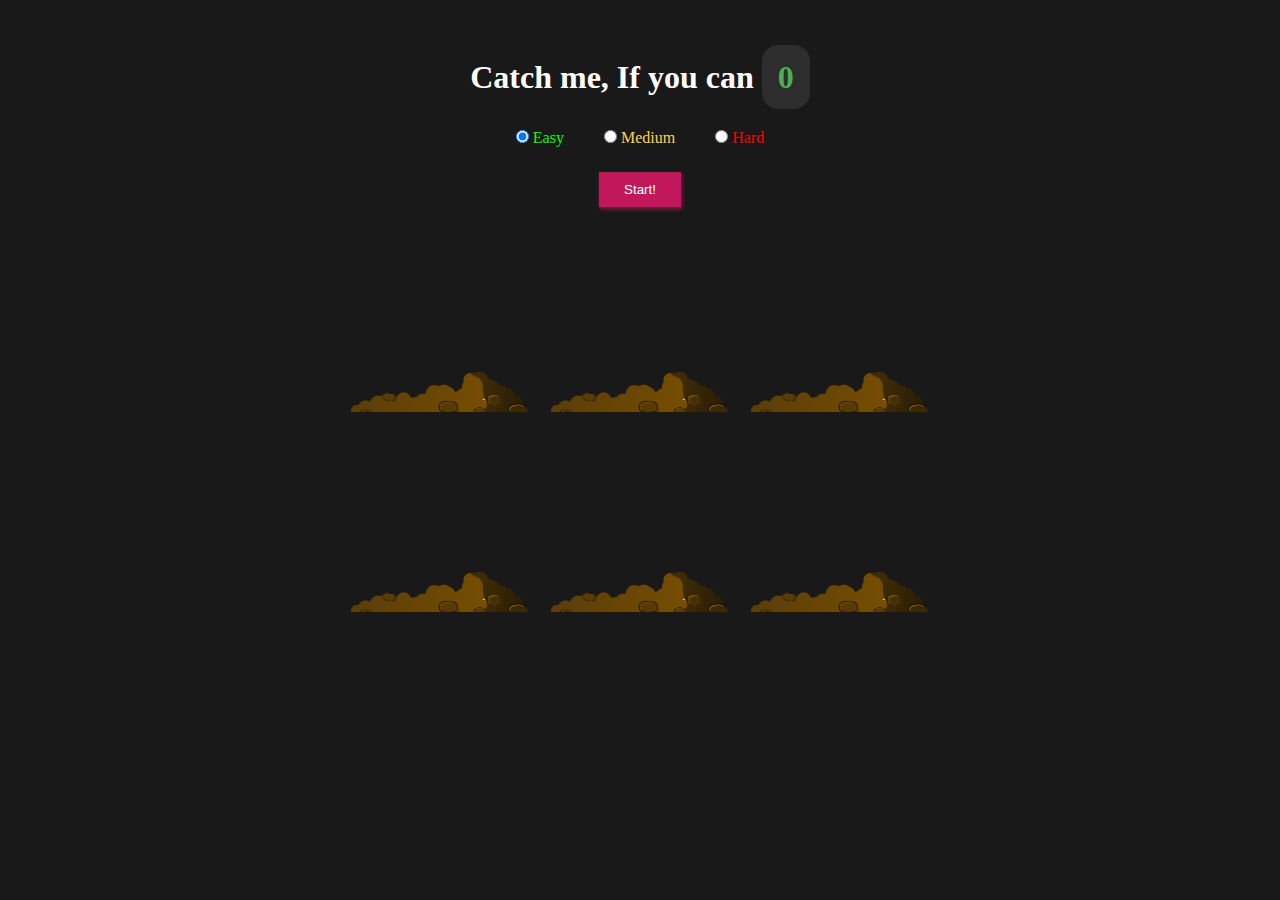
<file: New/index.html>
<!DOCTYPE html>
<html lang="en">
<head>
    <meta charset="UTF-8">
    <meta name="viewport" content="width=device-width, initial-scale=1.0">
    <title>Hole AND Mole Game</title>
    <link rel="stylesheet" href="style.css">
</head>
<body>
    <h1>Catch me, If you can <span class="score">0</span></h1>

    <div class="levels">
        <div>
            <input type="radio" name="level" id="easy" checked>
            <label for="easy">Easy</label>
        </div>
        <div>
            <input type="radio" name="level" id="easy">
            <label for="medium">Medium</label>
        </div>
        <div>
            <input type="radio" name="level" id="easy">
            <label for="hard">Hard</label>
        </div>
    </div>

    <div class="controls">
        <button class="start-btn" onclick="startGame()">Start!</button>
    </div>

    <div class="game">
        <div class="hole hole1">
            <div class="mole"></div>
        </div>
        <div class="hole hole2">
            <div class="mole"></div>
        </div>
        <div class="hole hole3">
            <div class="mole"></div>
        </div>
        <div class="hole hole4">
            <div class="mole"></div>
        </div>
        <div class="hole hole5">
            <div class="mole"></div>
        </div>
        <div class="hole hole6">
            <div class="mole"></div>
        </div>
    </div>

    <script src="script.js"></script>
</body>
</html>
</file>
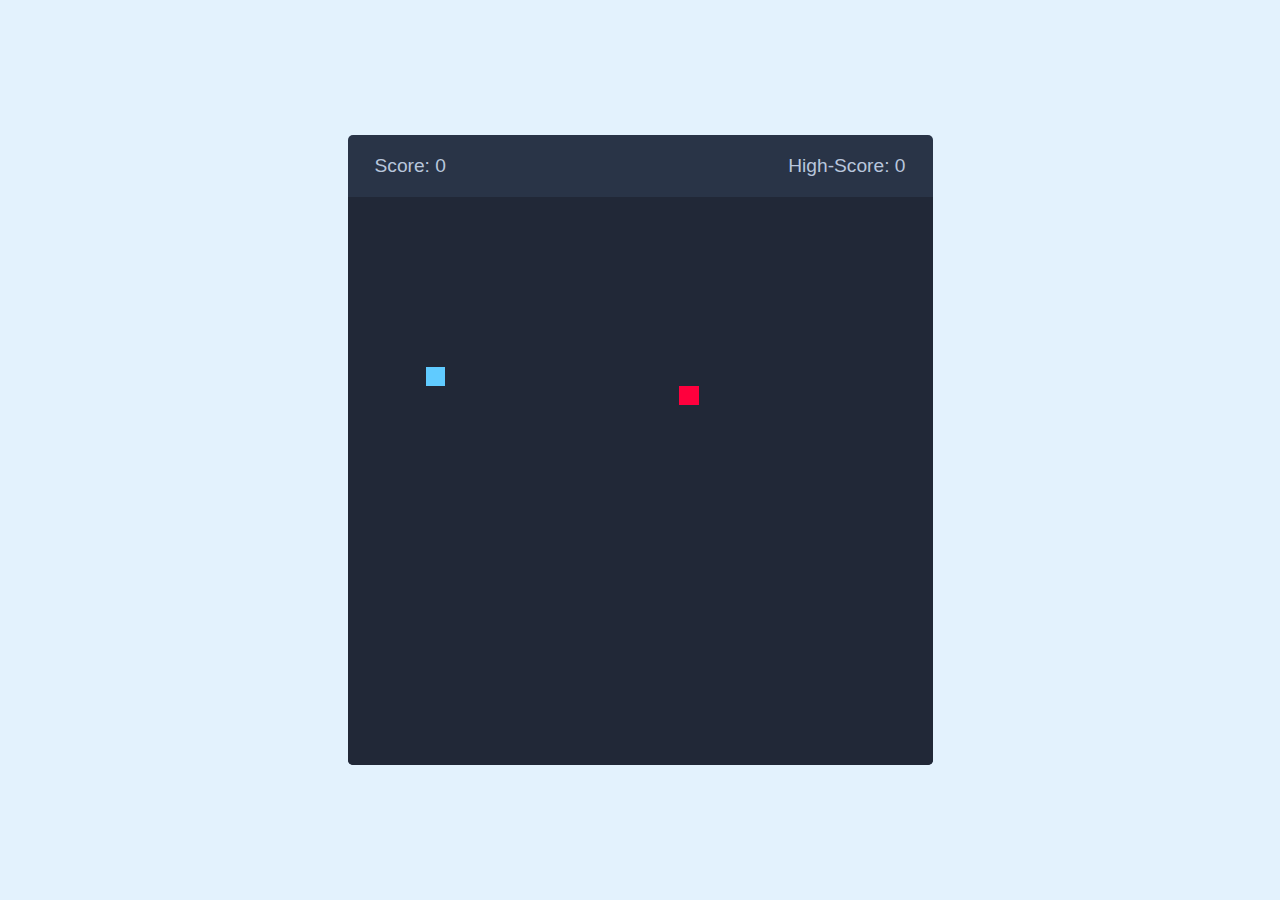
<file: snake-game/index.html>
<!DOCTYPE html>
<html lang="en">
<head>
    <meta charset="UTF-8">
    <meta name="viewport" content="width=device-width, initial-scale=1.0">
    <title>Snake-Game</title>
    <link rel="stylesheet" href="style.css">
    <link rel="stylesheet" href="https://cdnjs.cloudflare.com/ajax/libs/font-awesome/6.4.2/css/all.min.css">
    <script src="script.js" defer></script>
</head>
<body>
    <div class="wrapper">
        <div class="game-details">
            <span class="score">Score: 0</span>
            <span class="high-score">High Score: 30</span>
        </div>
        <div class="play-board"></div>

        <div class="controls">
            <i data-key="ArrowLeft" class="fa-solid fa-arrow-left-long"></i>
            <i data-key="ArrowUp" class="fa-solid fa-arrow-up-long"></i>
            <i data-key="ArrowDown" class="fa-solid fa-arrow-down-long"></i>
            <i data-key="ArrowRight" class="fa-solid fa-arrow-right-long"></i>
        </div>
    </div>

</body>
</html>
</file>
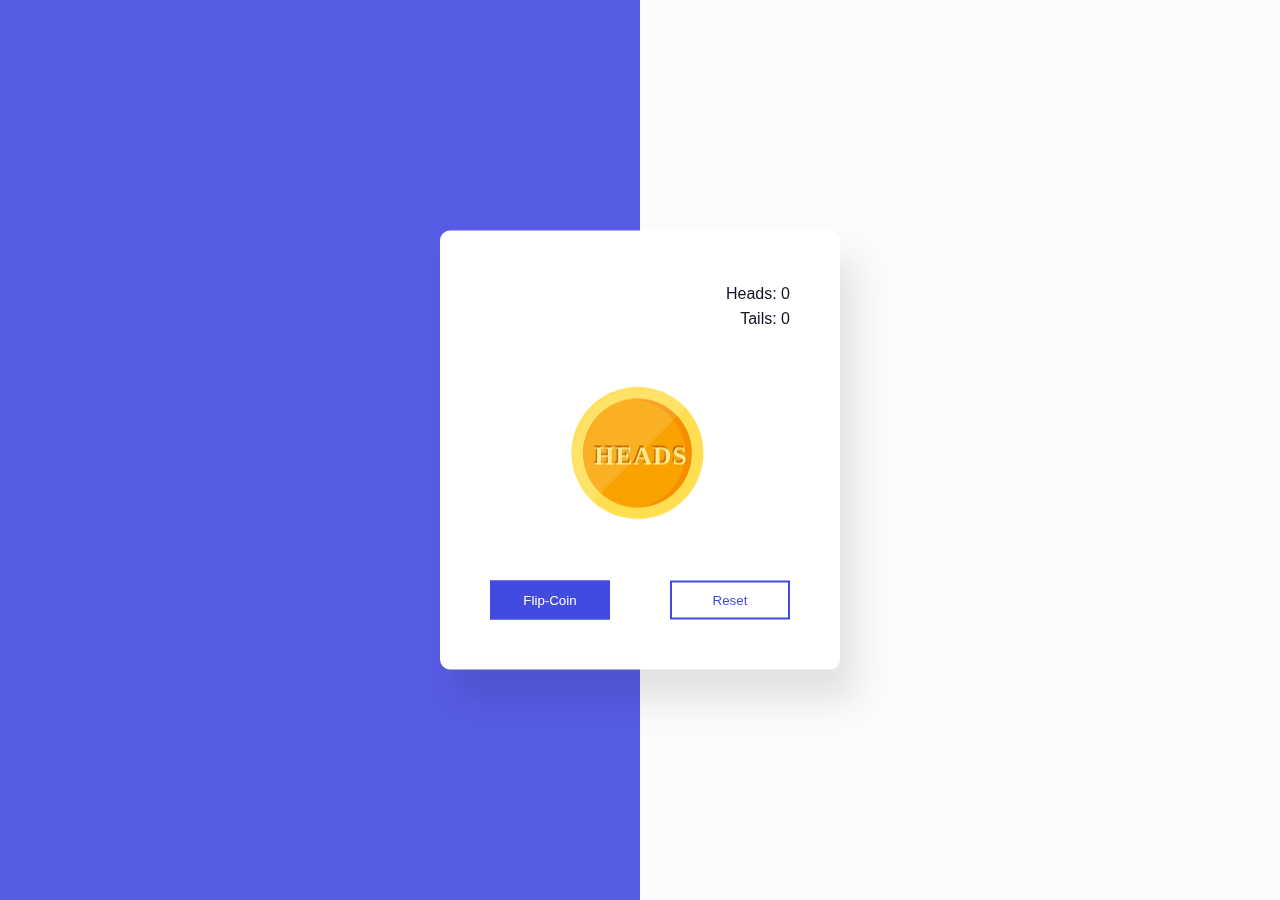
<file: flip-coin.html>
<!DOCTYPE html>
<html lang="en">
<head>
    <meta charset="UTF-8">
    <meta name="viewport" content="width=device-width, initial-scale=1.0">
    <title>Flip-coin</title>
    <link rel="stylesheet" href="flip-coin.css">
</head>
<body>
    <div class="container">
        <div class="stats">
            <p id="heads-count">Heads: 0</p>
            <p id="tails-count">Tails: 0</p>
        </div>
        <div class="coin">
            <div class="heads">
                <img src="heads.svg">
            </div>
            <div class="tails">
                <img src="tails.svg" alt="">
            </div>
        </div>
        <div class="buttons">
            <button id="flip-button">
                Flip-Coin</button>
                <button id="reset-button">Reset</button>
        </div>
    </div>
</body>
<script src="flip-coin.js">
    
</script>
</html>
</file>
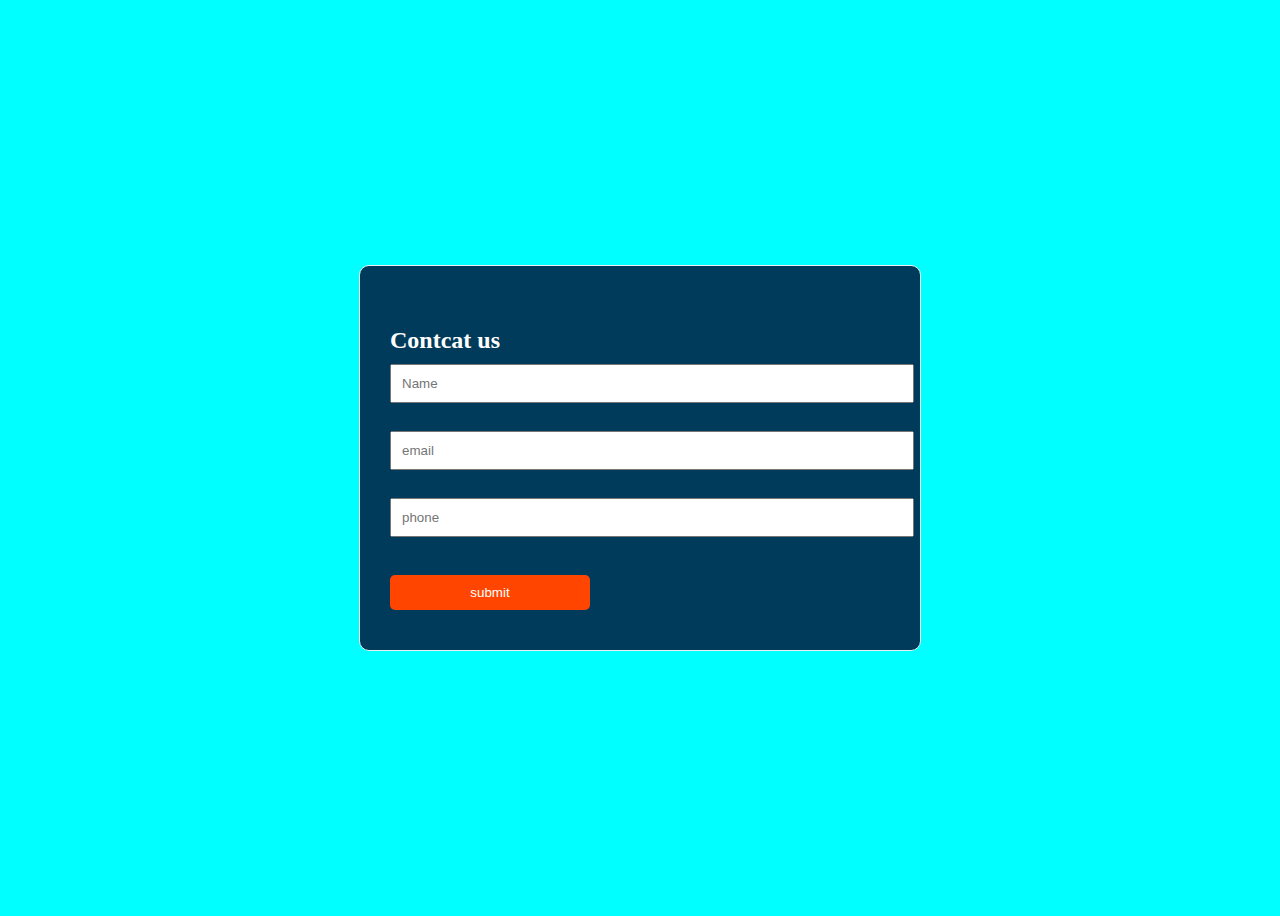
<file: jaya4.html>
<!DOCTYPE html>
<html lang="en">
    <head>
    <title> html form to google sheet</title>
    <link rel="stylesheet" href="style4.css">
    </head>
    <body>
        <form action="https://script.google.com/macros/s/AKfycbwAJOMjQuK4_dGeyLfwaUPEWy0snV-ldsU6JO1OgOQnSscK-E19LGClM1zhN3adIVbX0Q/exec" method='post'>
            <div class="container">
                <h4> Contcat us</h4>
            <input type="text" name="name" placeholder='Name'><br><br>
            <input type="e-mail" name="email" placeholder='email'><br><br>
            <input type="number" maxlength="10" name="phone"   placeholder='phone' required><br><br>
            <input type="submit" value="submit" id="submit">
        </form>
        </body>
        <script>
            let form= document.querySelector("form");
            form.addEventListener('submit'.(e)=>);{
            e.preventDefault();
            let data=new FormData(form);
            fetch('https://script.google.com/macros/s/AKfycbwAJOMjQuK4_dGeyLfwaUPEWy0snV-ldsU6JO1OgOQnSscK-E19LGClM1zhN3adIVbX0Q/exec')
            {
               method:"post",
               body:data
            }
            .then(res => res.text())
            .then(data => console.log(data));
            }
        </script>
    </body>
</html>
</file>
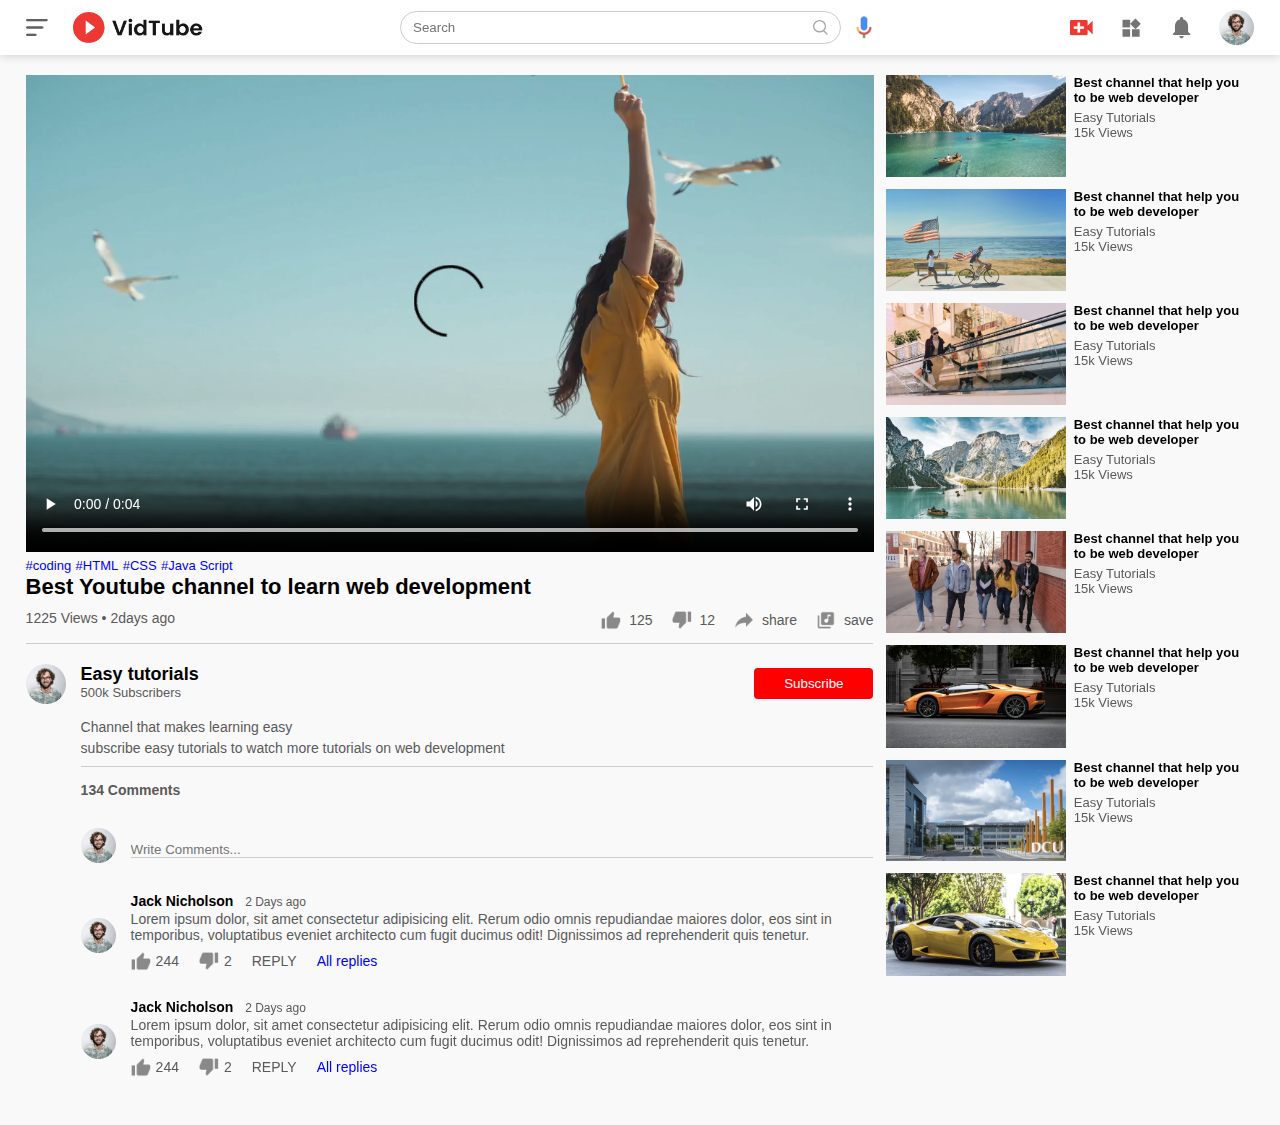
<file: play-vedio.html>
<!DOCTYPE html>
<html lang="en">
<head>
    <meta charset="UTF-8">
    <meta name="viewport" content="width=device-width, initial-scale=1.0">
    <title>Play vedio</title>
    <link rel="stylesheet" href="vidmate.css">
</head>
<body>
    
    <nav class="flex-div">
        <div class="nav-left flex-div">
            <img src="menu.png" class="menu-icon">
            <img src="logo.png" class="logo">
        </div>
        <div class="nav-middle flex-div">
            <div class="search-box flex-div">
                <input type="text" placeholder="Search">
                <img src="search.png">
            </div>
            <img src="voice-search.png" class="mic-icon">

        </div>
        <div class="nav-right flex-div">
            <img src="upload.png" alt="">
            <img src="more.png" alt="">
            <img src="notification.png" alt="">
            <img src="Jack.png " class="user-icon">
        </div>
    </nav>



    <div class="container play-container">
        <div class="row">
            <div class="play-vedio">
                <video controls autoplay>
                    <source src="video.mp4" type="video/mp4">
                </video>

                <div class="tags">
                    <a href="">#coding</a> <a href="">#HTML</a> <a href="">#CSS</a> <a href="">#Java Script</a>
                </div>
                <h3>Best Youtube channel to learn web development</h3>
                <div class="play-vedio-info">
                    <p>1225 Views &bull; 2days ago</p>
                    <div>
                        <a href=""><img src="like.png">125</a>
                        <a href=""><img src="dislike.png">12</a>
                        <a href=""><img src="share.png">share</a>
                        <a href=""><img src="save.png">save</a>
                    </div>
                </div>
                <hr>

                <div class="publisher">
                    <img src="Jack.png">
                    <div>
                        <p>Easy tutorials</p>
                        <span>500k Subscribers</span>
                    </div>
                    <button type="button">Subscribe</button>
                </div>
                <div class="vid-description">
                    <p>Channel that makes learning easy</p>
                    <p>subscribe easy tutorials to watch more tutorials on web development</p>
                    <hr>
                    <h4>134 Comments</h4>


                    <div class="add-comment">
                        <img src="Jack.png">
                        <input type="text" placeholder="Write Comments...">
                    </div>

                    <div class="old-comment">
                        <img src="Jack.png">

                        <div>
                            <h3>Jack Nicholson <span>2 Days ago</span></h3>
                            <p>Lorem ipsum dolor, sit amet consectetur adipisicing elit. Rerum odio omnis repudiandae maiores dolor, eos sint in temporibus, voluptatibus eveniet architecto cum fugit ducimus odit! Dignissimos ad reprehenderit quis tenetur.</p>
                            <div class="acomment-action">
                                <img src="like.png">
                                <span>244</span>
                                <img src="dislike.png">
                                <span>2</span>
                                <span>REPLY</span>
                                <a href=""> All replies</a>
                            </div>


                        </div>
                    </div>

                    <div class="old-comment">
                        <img src="Jack.png">

                        <div>
                            <h3>Jack Nicholson <span>2 Days ago</span></h3>
                            <p>Lorem ipsum dolor, sit amet consectetur adipisicing elit. Rerum odio omnis repudiandae maiores dolor, eos sint in temporibus, voluptatibus eveniet architecto cum fugit ducimus odit! Dignissimos ad reprehenderit quis tenetur.</p>
                            <div class="acomment-action">
                                <img src="like.png">
                                <span>244</span>
                                <img src="dislike.png">
                                <span>2</span>
                                <span>REPLY</span>
                                <a href=""> All replies</a>
                            </div>


                        </div>
                    </div>

                </div>



            </div>
            <div class="right-sidebar">

                <div class="side-vedio-list">
                    <a href="" class="small-thumbnail"><img src="thumbnail1.png" ></a>
                    
                    <div class="vid-info">
                        <a href="">Best channel that help you to be web developer</a>
                        <p>Easy Tutorials</p>
                        <p>15k Views</p>
                    </div>
                </div>

                <div class="side-vedio-list">
                    <a href="" class="small-thumbnail"><img src="thumbnail2.png" ></a>
                    
                    <div class="vid-info">
                        <a href="">Best channel that help you to be web developer</a>
                        <p>Easy Tutorials</p>
                        <p>15k Views</p>
                    </div>
                </div>
                <div class="side-vedio-list">
                    <a href="" class="small-thumbnail"><img src="thumbnail3.png" ></a>
                    
                    <div class="vid-info">
                        <a href="">Best channel that help you to be web developer</a>
                        <p>Easy Tutorials</p>
                        <p>15k Views</p>
                    </div>
                </div>
                <div class="side-vedio-list">
                    <a href="" class="small-thumbnail"><img src="thumbnail4.png" ></a>
                    
                    <div class="vid-info">
                        <a href="">Best channel that help you to be web developer</a>
                        <p>Easy Tutorials</p>
                        <p>15k Views</p>
                    </div>
                </div>
                <div class="side-vedio-list">
                    <a href="" class="small-thumbnail"><img src="thumbnail5.png" ></a>
                    
                    <div class="vid-info">
                        <a href="">Best channel that help you to be web developer</a>
                        <p>Easy Tutorials</p>
                        <p>15k Views</p>
                    </div>
                </div>
                <div class="side-vedio-list">
                    <a href="" class="small-thumbnail"><img src="thumbnail6.png" ></a>
                    
                    <div class="vid-info">
                        <a href="">Best channel that help you to be web developer</a>
                        <p>Easy Tutorials</p>
                        <p>15k Views</p>
                    </div>
                </div>
                <div class="side-vedio-list">
                    <a href="" class="small-thumbnail"><img src="thumbnail7.png" ></a>
                    
                    <div class="vid-info">
                        <a href="">Best channel that help you to be web developer</a>
                        <p>Easy Tutorials</p>
                        <p>15k Views</p>
                    </div>
                </div>
                <div class="side-vedio-list">
                    <a href="" class="small-thumbnail"><img src="thumbnail8.png" ></a>
                    
                    <div class="vid-info">
                        <a href="">Best channel that help you to be web developer</a>
                        <p>Easy Tutorials</p>
                        <p>15k Views</p>
                    </div>
                </div>


            </div>
        </div>
    </div>


</body>
</html>
</file>
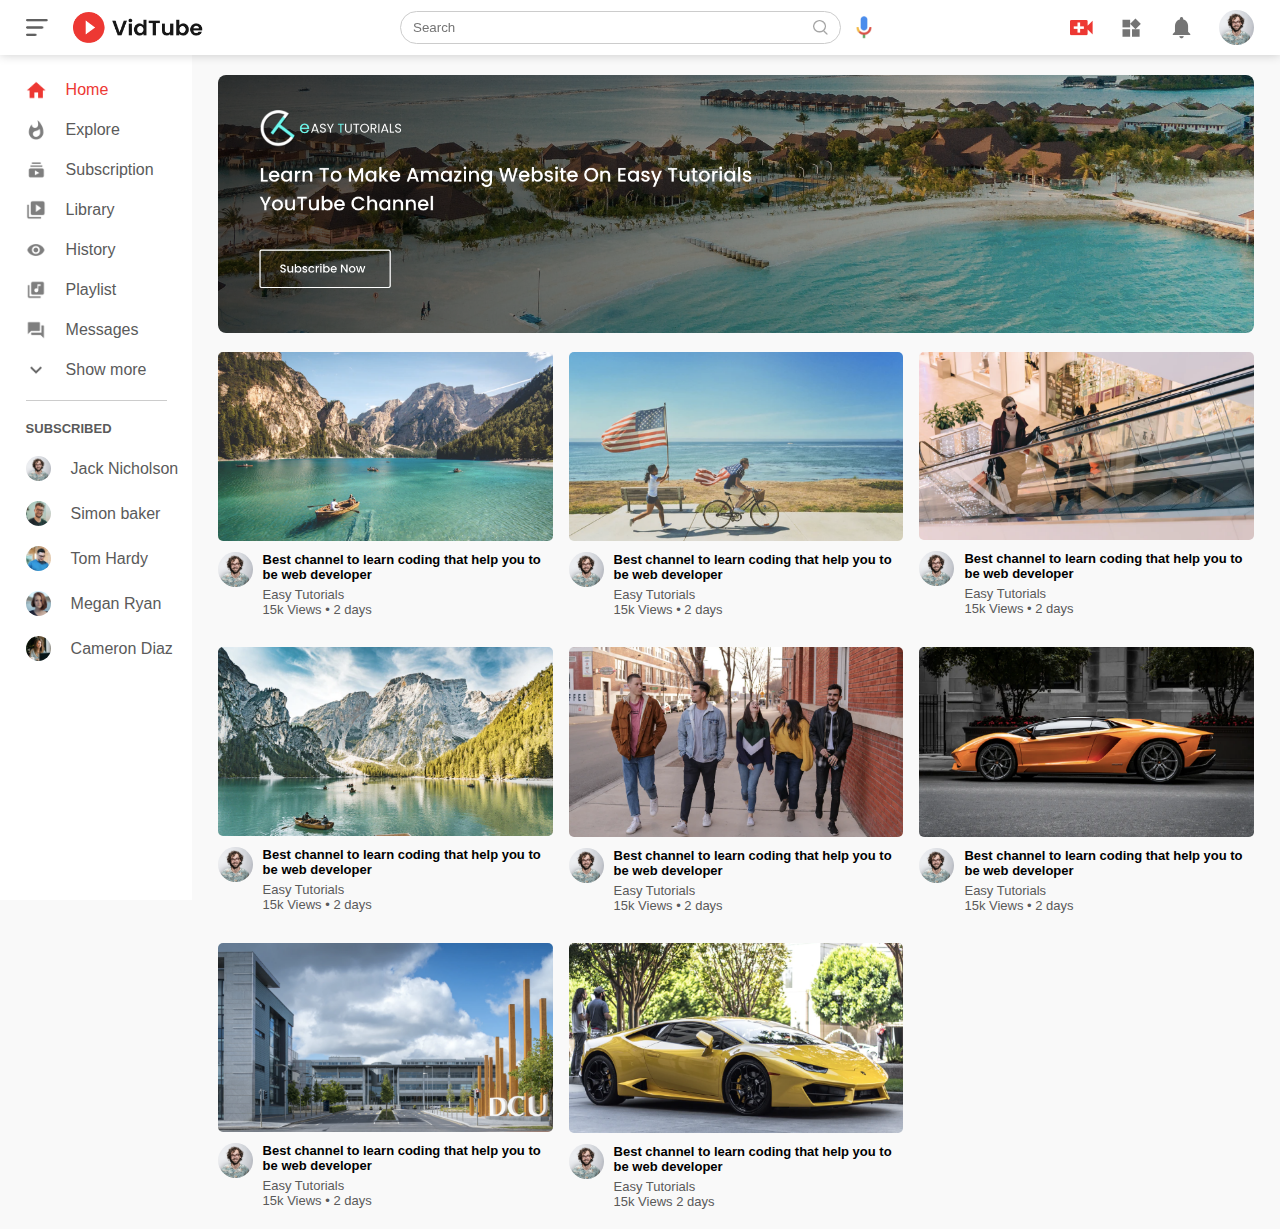
<file: vidmate.html>
<!DOCTYPE html>
<html lang="en">
<head>
    <meta charset="UTF-8">
    <meta name="viewport" content="width=device-width, initial-scale=1.0">
    <title>Vedio sharing website</title>
    <link rel="stylesheet" href="vidmate.css">
</head>
<body>
    
    <nav class="flex-div">
        <div class="nav-left flex-div">
            <img src="menu.png" class="menu-icon">
            <img src="logo.png" class="logo">
        </div>
        <div class="nav-middle flex-div">
            <div class="search-box flex-div">
                <input type="text" placeholder="Search">
                <img src="search.png">
            </div>
            <img src="voice-search.png" class="mic-icon">

        </div>
        <div class="nav-right flex-div">
            <img src="upload.png" alt="">
            <img src="more.png" alt="">
            <img src="notification.png" alt="">
            <img src="Jack.png " class="user-icon">
        </div>
    </nav>

    <!-- --------------------side-bar------------------ -->
    <div class="sidebar">
        <div class="shortcut-links">
            <a href=""><img src="home.png"><p>Home</p></a>
            <a href=""><img src="explore.png"><p>Explore</p></a>
            <a href=""><img src="subscriprion.png"><p>Subscription</p></a>
            <a href=""><img src="library.png"><p>Library</p></a>
            <a href=""><img src="history.png"><p>History</p></a>
            <a href=""><img src="playlist.png"><p>Playlist</p></a>
            <a href=""><img src="messages.png"><p>Messages</p></a>
            <a href=""><img src="show-more.png"><p>Show more</p></a>
            <hr>
        </div>

        <div class="subscribed-list">
            <h3>SUBSCRIBED</h3>
            <a href=""><img src="Jack.png"><p>Jack Nicholson</p></a>
            <a href=""><img src="simon.png"><p>Simon baker</p></a>
            <a href=""><img src="tom.png"><p>Tom Hardy</p></a>
            <a href=""><img src="megan.png"><p>Megan Ryan</p></a>
            <a href=""><img src="cameron.png"><p>Cameron Diaz</p></a>
        </div>


    </div>
<!----------------------------main--------------------- -->
<div class="container">
    <div class="banner">
        <img src="banner.png" alt="">
    </div>
    <div class="list-container">
        <div class="vid-list">
            <a href="play-vedio.html"><img src="thumbnail1.png" class="thumbnail"></a>
            <div class="flex-div">
                <img src="Jack.png">
                <div class="vid-info">
                    <a href="play-vedio.html">Best channel to learn coding that help you to be web developer</a>
                    <p>Easy Tutorials</p>
                    <p>15k Views &bull; 2 days</p>
                </div>
            </div>
        </div>

        <div class="vid-list">
            <a href=""><img src="thumbnail2.png" class="thumbnail"></a>
            <div class="flex-div">
                <img src="Jack.png">
                <div class="vid-info">
                    <a href="">Best channel to learn coding that help you to be web developer</a>
                    <p>Easy Tutorials</p>
                    <p>15k Views &bull; 2 days</p>
                </div>
            </div>
        </div>
        <div class="vid-list">
            <a href=""><img src="thumbnail3.png" class="thumbnail"></a>
            <div class="flex-div">
                <img src="Jack.png">
                <div class="vid-info">
                    <a href="">Best channel to learn coding that help you to be web developer</a>
                    <p>Easy Tutorials</p>
                    <p>15k Views &bull; 2 days</p>
                </div>
            </div>
        </div>
        <div class="vid-list">
            <a href=""><img src="thumbnail4.png" class="thumbnail"></a>
            <div class="flex-div">
                <img src="Jack.png">
                <div class="vid-info">
                    <a href="">Best channel to learn coding that help you to be web developer</a>
                    <p>Easy Tutorials</p>
                    <p>15k Views &bull; 2 days</p>
                </div>
            </div>
        </div>
        <div class="vid-list">
            <a href=""><img src="thumbnail5.png" class="thumbnail"></a>
            <div class="flex-div">
                <img src="Jack.png">
                <div class="vid-info">
                    <a href="">Best channel to learn coding that help you to be web developer</a>
                    <p>Easy Tutorials</p>
                    <p>15k Views &bull; 2 days</p>
                </div>
            </div>
        </div>
        <div class="vid-list">
            <a href=""><img src="thumbnail6.png" class="thumbnail"></a>
            <div class="flex-div">
                <img src="Jack.png">
                <div class="vid-info">
                    <a href="">Best channel to learn coding that help you to be web developer</a>
                    <p>Easy Tutorials</p>
                    <p>15k Views &bull; 2 days</p>
                </div>
            </div>
        </div>
        <div class="vid-list">
            <a href=""><img src="thumbnail7.png" class="thumbnail"></a>
            <div class="flex-div">
                <img src="Jack.png">
                <div class="vid-info">
                    <a href="">Best channel to learn coding that help you to be web developer</a>
                    <p>Easy Tutorials</p>
                    <p>15k Views &bull; 2 days</p>
                </div>
            </div>
        </div>
        <div class="vid-list">
            <a href=""><img src="thumbnail8.png" class="thumbnail"></a>
            <div class="flex-div">
                <img src="Jack.png">
                <div class="vid-info">
                    <a href="">Best channel to learn coding that help you to be web developer</a>
                    <p>Easy Tutorials</p>
                    <p>15k Views 2 days</p>
                </div>
            </div>
        </div>

    </div>
</div>

<script src="vidmate.js"></script>
</body>
</html>
</file>
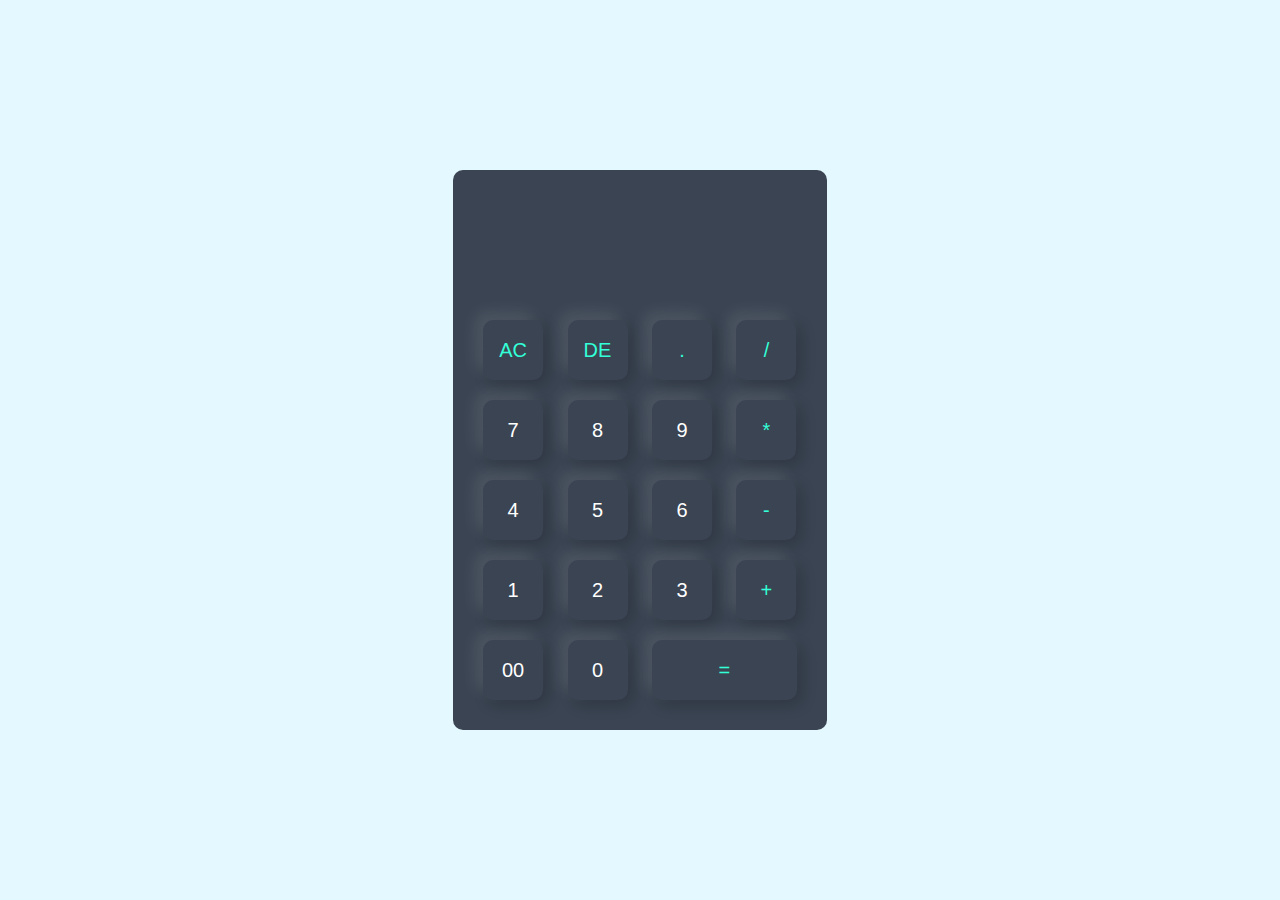
<file: javascript/calculator.html>
<!DOCTYPE html>
<html lang="en">
<head>
    <meta charset="UTF-8">
    <meta name="viewport" content="width=device-width, initial-scale=1.0">
    <title>Calculator-application</title>
    <link rel="stylesheet" href="calculator.css">
</head>
<body>
    
    <div class="container">
        <div class="calculator">
            <form>
                <div class="display">
                    <input type="text" name="display">
                </div>
                <div>
                    <input type="button" value="AC" onclick="display.value = ''" class="operator">
                    <input type="button" value="DE" onclick="display.value = display.value.toString().slice(0, -1)" class="operator">
                    <input type="button" value="." onclick="display.value += '.'" class="operator">
                    <input type="button" value="/" onclick="display.value += '/'" class="operator">
                </div>

                <div>
                    <input type="button" value="7" onclick="display.value += '7'">
                    <input type="button" value="8" onclick="display.value += '8'">
                    <input type="button" value="9" onclick="display.value += '9'">
                    <input type="button" value="*" onclick="display.value += '*'" class="operator">
                </div>

                <div>
                    <input type="button" value="4" onclick="display.value += '4'">
                    <input type="button" value="5" onclick="display.value += '5'">
                    <input type="button" value="6" onclick="display.value += '6'">
                    <input type="button" value="-" onclick="display.value += '-'" class="operator">
                </div>
                <div>
                    <input type="button" value="1" onclick="display.value += '1'">
                    <input type="button" value="2" onclick="display.value += '2'">
                    <input type="button" value="3" onclick="display.value += '3'">
                    <input type="button" value="+" onclick="display.value += '+'" class="operator">
                </div>
                <div>
                    <input type="button" value="00" onclick="display.value += '00'">
                    <input type="button" value="0" onclick="display.value += '0'">
                    <input type="button" value="=" onclick="display.value = eval(display.value)" class="equal operator">
                </div>
            </form>
        </div>
    </div>
</body>
</html>
</file>
<file: food-order-landing-page-html-css-js-master/style.css>
* {
    margin: 0;
    padding: 0;
    box-sizing: border-box;
}

:root {
    /* color variables */
    --accent-color: #EAF2F5;
    --primary-text-color: #141414;
    --secondary-text-color: #007676;
    --light-text-color: #fff;
    --primary-color: #fff;
    --secondary-color: #007676;
    --alpha-secondary-color: rgba(0, 118, 118, 0.2);
    --discount-color: #E71A1C;
    --card-hover-bg-color: #F9F9F9;
    --border-color: #f9f9f9;
    --box-shadow-color: var(--accent-color);
    --shadow: rgba(0, 0, 0, 0.05);
    --box-shadow: rgba(0, 0, 0, 0.25);
    --discount-banner-background-overlay: linear-gradient(rgba(0, 118, 118, 0.8), rgba(0, 118, 118, 0.8));
    --phone-app-shadow: #C7E1EB;
    --alpha-primary-color: rgba(255, 255, 255, 0.5);
    --rating-color: #FFA800;

    /* transition curves */
    --transition-curve: cubic-bezier(0.36, -0.21, 0.16, 1.97);
}

html{
    font-size: 16px;
    overflow-x: hidden;
}
body{
    font-family: 'Lato', sans-serif;
    color: var(--primary-text-color);
    background-color: var(--primary-color);
    overflow-x: hidden;
}
.navbar{
    position: fixed;
    top: 0;
    left: 0;
    width: 100%;
    height: 4rem;
    display: flex;
    align-items: center;
    padding: 0 10vh;
    z-index: 9;
    background-color: var(--accent-color);
}

.nav-toggler{
    display: none;
}
.logo{
    height: 1.5rem;
}
.links-container{
    display: flex;
    gap:1rem;
    list-style-type: none;
    margin-left: 7.5%;
}
.links{
    color: var(--primary-text-color);
    text-decoration: none;
    text-transform: capitalize;
    padding: .5rem 1rem;
    transition: .2s;
}
.links:hover{
    color: var(--secondary-text-color);
}

.nav-extras{
    display: flex;
    align-items: center;
    margin-left: auto;
    gap: 1rem;
}
.search{
    position: relative;
    width: 20vw;
    min-width: 150px;
    height: 2.5rem;
    border-radius: .5rem;
    overflow: hidden;
}

.search-box{
    width: 100%;
    height: 100%;
    background: var(--primary-color);
    border: none;
    padding: 1rem;
    outline: none;
    font-size: .9rem;
}

.search-btn{
    position: absolute;
    border: none;
    right: 0;
    width: 3rem;
    height: 100%;
    background: var(--primary-color);
    text-align: center;
    cursor: pointer;
    color: var(--secondary-text-color);
}


.cart{
    width: 2.5rem;
    height: 1rem;
    color: var(--secondary-text-color);
    border-radius: 100%;
    display:flex;
    justify-content: center;
    text-decoration: none;
    transition: .5s;
}
.cart:hover, .locate-btn:hover{
    background: var(--alpha-secondary-color);

}
/* hero section */

#hero-section{
    min-height: 100vh;
    padding: 0 10vw;
    display:flex ;
    justify-content: space-between;
    align-items: center;
    background: var(--accent-color);
}
.hero-content{
    width: 40%;

}
.hero-heading{
    font-size: 4rem;
    line-height: 5rem;
    font-weight: 700;
    color: var(--secondary-text-color);
}
.hero-line{
    line-height: 2rem;
    opacity: 0.75;
    margin-top: 2rem;
}

.search.location{
    width: 100%;
    height: 3.5rem;
    border-radius: .2rem;
    margin: 2.5rem 0;
}
.locate-btn{
    font-size: 1.2rem;
    width: 4rem;
    transition: .5s;
}
.search.location.search-box{
    padding:1rem 1.5rem;
}

.hero-action-btn-container{
    display: flex;
    align-items: center;
    gap:2rem;
}
.btn{
    padding: 1rem 1.5rem;
    border: none;
    border-radius: .3rem;
    font-size: 1rem;
    color: var(--light-text-color);
    background: var(--secondary-color);
    text-transform: capitalize;
    cursor: pointer;
}
.btn.transparent{
    background: transparent;
    border: .1rem solid var(--secondary-color);
    color: var(--secondary-text-color);
}

.hero-action-btn-container .or{
    color: var(--secondary-text-color);
}
.hero-img-container,.food-img-container, .download-app-img-container{
    min-width: 30rem;
    min-height: 30rem;
    position: relative;
    transform: scale(0.9) translateY(1rem);
}

.background-ele, .foreground-elements{
    width: 100%;
    height: 100%;
    position: absolute;
}
.ellips{
    position: absolute;
    height: 100%;
    top: 50%;
    left: 50%;
    border-radius: 100%;
    border: .01rem solid var(--secondary-color);
    transform-origin: center;
}

.ellips:nth-child(1){
    width: 80%;
    transform: translate(-50% , -50%) rotate(20deg);
}

.ellips:nth-child(2){
    width: 90%;
    transform: translate(-50% , -50%) rotate(40deg);
}

.ellips:nth-child(3){
    width: 90%;
    transform: translate(-50% , -50%) rotate(-20deg);
}
.hero-img{
    position: absolute;
    width: 10rem;
    border-radius: 100%;
    box-shadow: 0 1rem 1rem var(--shadow);
}
.hero-img:nth-child(1){
    width: 20rem;
    left: -8%;
    top: -15%;

}

.hero-img:nth-child(2){
    width: 15rem;
    right: -15%;
    top: 15%;
    
}

.hero-img:nth-child(3){
    width: 15rem;
    left: 35%;
    bottom: -20%;
    
}

.review-box{
    position: absolute;
    width: 30rem;
    padding: 1rem 2rem;
    bottom: 5%;
    left: -25%;
    border-radius: .5rem;
    background: var(--alpha-primary-color);
    backdrop-filter: blur(.5rem);
}

.reviewer-info{
    display: flex;
    gap: 1rem;
}

.reviewer-img{
    width: 3rem;
    height: 3rem;
    border-radius: 100%;
}

.reiewer-rating{
    display: flex;
    gap: .1rem;
    font-size: .7rem;
    align-items: center;
}

.reiewer-rating i{
    color: var(--rating-color);
}
.reviwer-name{
    font-weight: 400;
    font-size: 1.2rem;
    margin-top: .75rem;
}
.review-body{
    display: flex;
    gap: 1rem;
    margin-top: .5rem;
    padding: 1rem 0;
}
.review-body i{
    font-size: 1.4rem;
    color: var(--secondary-text-color);
}
.review
{
    line-height: 1.7s;
}

/* resturent section */

.section{
    width: 100%;
    padding: 2rem 0 5rem;
    display: flex;
    justify-content: space-between;
    align-items: center;

}
.section-detail{
    width: 45%;
    min-width: 300px;
    margin-left: auto;
}

.section-heihlight{
    padding: .5rem 1rem;
    border-radius: .2rem;
    background: var(--alpha-secondary-color);
    color: var(--secondary-color);
}
.section-title{
    margin: 2rem 0;
    font-size: 4rem;
}

.section-info{
    line-height: 2rem;
    margin-bottom: 2rem;
}

section{
    position: relative;
    padding: 6rem 10vw;
}

.food-img-container{
    transform: scale(0.8);
}

.circle{
    position: absolute;
    width: 100%;
    height: 100%;
    top: 50%;
    left: 50%;
    border-radius: 100%;
    transform: translate(-50%, -50%) scale(0.8);
    background: var(--primary-color);
    border: .1rem solid var(--secondary-color);
}
.circle span{
    position: absolute;
    width: .75rem;
    height: 0.75rem;
    border-radius: 100%;
    background: var(--secondary-color);
    transform: translate(-50%, -50%);
}
.circle span:nth-child(1){
    top: 0;
    left: 50%;
}

.circle span:nth-child(2){
    top: 30%;
    left: 4%;
}

.circle span:nth-child(3){
    top: 30%;
    right: 1.5%;
}

.circle span:nth-child(4){
    bottom: 30%;
    left: 3%;
}

.circle span:nth-child(5){
    bottom: 30%;
    right: .5%;
}

.circle span:nth-child(6){
    bottom: -2.5%;
    left: 50%;
}

.circle:nth-child(2){
    background: var(--alpha-secondary-color);
    z-index: -1;
    transform: translate(-50%, -50%) scale(1) rotate(30deg);
}
.food-img{
    position: absolute;
    border-radius: 100%;
    box-shadow: 0 1rem var(--shadow);
    width: 10rem;
    transform: translate(-50%, -50%);
}

.food-img:nth-child(1){
    width: 20rem;
    top: 50%;
    left: 50%;
} 

.food-img:nth-child(2){
    width: 12rem;
    top: 15%;
    left: 100%;
} 

.food-img:nth-child(3){
    width: 10rem;
    top: 60%;
    left: 107%;
} 

.food-img:nth-child(4){
    width: 8rem;
    top: 95%;
    left: 80%;
} 

.food-img:nth-child(5){
    width: 6rem;
    top: 100%;
    left: 40%;
} 

.food-img:nth-child(6){
    width: 4rem;
    top: 80%;
    left: 10%;
} 
.food-img:nth-child(7){
    width: 2rem;
    top: 55%;
    left: 0%;
} 

.restaurent-container{
    margin-top: 5rem;
    display: grid;
    grid-template-columns: repeat(3, 1fr);
    gap: 2rem;
}
.restaurent{
    position: relative;
    width: 100%;
    padding: 1rem;
    border-radius: .5rem;
    border: .2rem solid var(--border-color);
}

.discount{
    position: absolute;
    color: var(--light-text-color);
    padding: .3rem, .5rem;
    background: var(--discount-color);
    border-radius: .2rem;
    left: 0;
    top: 7.5%;
    z-index: 2;
}

.restaurent-thumbnaile{
    position: relative;
    width: 100%;
    height: 15rem;
    overflow: hidden;
    border-radius: .5rem;
}

.restaurent-img{
    width: 100%;
    height: 100%;
    object-fit: cover;
    border-radius: .25rem;
    transition: transform .5s var(--transition-curve);
}

.restaurent:hover .restaurent-img{
    transform: scale(1.1);
}

.restaurent-body{
    margin: 2rem 0 1rem;
    position: relative;
}
.restaurent-name{
    font-size: 1.2rem;
    text-transform: capitalize;
    font-weight: 400;
    margin: 1rem 0;
}
.menu{

    width: 80%;
    opacity: .75;
    overflow: hidden;
    white-space: nowrap;
    text-overflow: ellipsis;
    margin: 1rem 0;
}

.place{
    font-weight: 700;
    text-transform: capitalize;
}
.rating{
    position: absolute;
    right: 0;
    top: 0;
    padding: .4rem .6rem;
    background: var(--secondary-color);
    color: var(--light-text-color);
    font-size: .9rem;
    display: flex;
    gap: .5rem;
    border-radius: .2rem;
}

.restaurent:hover{
    background: var(--card-hover-bg-color);
}

.leaf-layer{
    position: absolute;
    width: 10rem;
    height: 10rem;
    overflow: hidden;
    z-index: 2;
}
.leaf-layer img{
    width: 100%;
    height: 100%;
    object-fit: cover;

}

.leaf-layer.right{
    right: -5%;
    top: 25%;
    transform: scale(0.9)rotate(30deg);
}

.leaf-layer.left{
    left: -5%;
    bottom: -5%;
    transform: scale(1)rotate(0deg);
}
/* about section */
#about-section{
    padding-bottom: 0;
}
#about-section::before{
    content: '';
    position: absolute;
    top: 0;
    left: 0;
    width: 100%;
    height: 90%;
    background: var(--accent-color);
    z-index: -1;
}

.about{
    width: 30%;
    margin-left: auto;
    min-width: 250px;

}

.about-title{
    font-size: 2rem;
    text-transform: capitalize;
    color: var(--secondary-text-color);
}

.about-info{
    margin: 2rem 0 4rem;
    line-height: 2rem;

}

.service{
    background: var(--primary-color);
    border-radius: .5rem;
    margin-bottom: 2rem;
    padding: 1.5rem;
    box-shadow: 0 .5rem 1rem var(--box-shadow-color);
}
.service-title{
    display: flex;
    gap: 1rem;
    align-items: center;
}
.service-img{
    width: 3rem;
    height: 3rem;
    border-radius: .2rem;
}
.service-name{
    font-weight: 400;
}
.service-detail{
    margin-top: 1rem;
    line-height: 2rem;
    opacity: .75;
}

.about-us-review-container{
    position: absolute;
    left: -10%;
    width: 40rem;
    height: 40rem;
}

.about-us-review-container .circle{
    background-color: transparent;
    left: 20%;
    transform: translate(-50%,-50%);
}
.about-us-review-container .circle::before,
.about-us-review-container .circle::after{
     content: '';
     position:absolute;
     top: 50%;
     left: 50%;
     transform: translate(-50%, -50%);
     width: 90%;
     height: 90%;
     border: .1rem solid var(--secondary-color);
     border-radius: 100%;
}

.about-us-review-container .circle::after{
    width: 110%;
    height: 110%;

}
.pizza-pan-img{
    position: absolute;
    width: 100%;
    height: 100%;
    object-fit: contain;
    transform: scale(0.9);
    left: -25%;
    filter: drop-shadow(0 1rem 1rem var(--box-shadow-color));
}
.review-wrapper{
    position: absolute;
    display: flex;
    gap: 1rem;
}
.review-wrapper .review-box{
    position: relative;
    inset: 0;
    padding: 1.7rem 1.5rem;
    background: var(--primary-color);
    filter: none;
    pointer-events: none;
    transform-origin: top left;
    transform: scale(0);
    transition: .5s ease-in-out;
    box-shadow: 0 1rem 1rem var(--box-shadow-color);
}
.review-wrapper.active{
        z-index: 2;
    }
.review-wrapper.active .review-box{
    transform: scale(0.85);
}

.about-us-review-container .review-wrapper:nth-child(1){
    bottom: 68%;
    left: 25%;
}

.about-us-review-container .review-wrapper:nth-child(2){
    bottom: 50%;
    left: 50%;
}

.about-us-review-container .review-wrapper:nth-child(3){
    bottom: 30%;
    left: 65%;
}

.about-us-review-container .review-wrapper:nth-child(4){
    bottom: 5%;
    left: 63%;
}

.about-us-review-container .review-wrapper:nth-child(5){
    bottom: -23%;
    left: 31%;
}
/* faq section */
#faq-section .section-title{
    text-align: center;
    font-size: 3rem;
    margin-bottom: 8rem;
    font-weight: 400;


}
.faq{
    margin: auto;
    width: 70%;
    border-radius: .4rem;
    border: .1rem solid var(--accent-color);
    position: relative;
    margin-bottom: 2rem;
    box-shadow: o .2rem 3rem var(--box-shadow-color);
}
.question-box{
    display: flex;
    gap: 1rem;
    justify-content: space-between;
    align-items: center;
    padding: 2rem;
    cursor: pointer;
}
.question{
    font-weight: 400;
}

.question-box i{
    font-size: 1.5rem;
    text-align: center;
    transition: .25s;
    color: var(--secondary-text-color);
}
.answer-box{
    display: grid;
    grid-template-rows: 0fr;
    transition: .5s;
    border-top: .1rem solid var(--border-color);
}
.answer{
    overflow: hidden;
    line-height: 2rem;
    padding: 0 2rem;
}
.faq.active .question-box i{
    transform: rotate(45deg);
}


.faq.active .answer-box{
    padding: 2rem;
    grid-template-rows: 1fr;
}
.dish-layer{
    position: absolute;
    height: 20rem;
    right: -5%;
    bottom: -25%;
    z-index: -1;
    pointer-events: none;
}
.dish-layer img{
    width: 100%;
    height: 100%;
    object-fit: cover;
}

/* downlode app section */

.download-btn-group{
    display: flex;
    margin-top: 3rem;
    gap: 1.5rem;
}

.download-btn-group img{
    width: 10rem;
}
.pulse{
    width: 100%;
    height: 100%;
    position: absolute;
}
.pulse .circle{
    width: 100%;
    height: 100%;
    position: absolute;
    top: 50%;
    left: 50%;
    transform: translate(-50%, -50%) scale(0.9);
    border: none;
    background: var(--accent-color);
    border-radius: 100%;
}

.pulse .circle:nth-child(2){
    transform: translate(-50%, -50%) scale(1);
    border: .2rem solid var(--accent-color);
    background: transparent;
}

.leaf{
    position: absolute;
    height: 40%;
}
.leaf.left{
    bottom: 15%;
    left: 15%;
    transform: rotate(20deg);
}
.leaf.right{
    bottom: 0;
    right: 5%;
    transform: rotate(-20deg);
}

.phone-mockup{
    position: absolute;
    height: 100%;
    left: 50%;
    transform:translateX(-50%) scale(1.1) rotate(5deg);
    box-shadow: 0 2.5rem 6.25 var(--phone-app-shadow);
    border-radius: 2rem;
}

/* discount banner */

.discount-banner{
    position: relative;
    display: flex;
    margin: 0 10vw 5rem;
    padding: 4rem;
    border-radius: .5rem;
    background-image: var(--discount-banner-background-overlay), url(img/discount.png) ;
    background-size: cover;
    color: var(--light-text-color);
    overflow: hidden;
}

.discount-banner .section-detail{
    margin-left: 0;
    width: 50%;
}

.discount-banner .section-title{
    font-size: 3rem;
    font-weight: 400;
    margin-top: 0;
}

.discount-banner .section-info{
    font-weight: 700;
}

.discount-code{
    color: var(--secondary-text-color);
    padding: 1rem 2rem;
    background: var(--primary-color);
    border-radius: .25rem;
    width: fit-content;
}

.dish-slide{
    position: absolute;
    top: 50%;
    right: -17.5rem;
    transform: translateY(-50%);
    width: 35rem;
    height: 35rem;
    border-radius: 100%;
    transform-origin: center;
    transition: .75s ease-in-out;
    /* background: black; */

}

.dish-slide img{
    width: 15rem;
    height: 15rem;
    object-fit: cover;
    position: absolute;
    transform: translateY(-50%);

}

.dish-slide img:nth-child(1){
    top: 50%;
    left: -7.5rem;
}

.dish-slide img:nth-child(2){
    top: 10%;
    right: 2rem;
}

.dish-slide img:nth-child(3){
    top: 90%;
    right:2rem;
}

#footer{
    position: relative;
    padding: 4rem 10vw  8rem;
    display: flex;
    gap: 5%;
    background: var(--accent-color);
}

.company-info .logo{
    height: 3rem;
    margin-bottom: 2rem;

}

.social-links{
    display: flex;
    gap: 1rem;

}

.social-links a{
    width: 3rem;
    height: 3rem;
    padding: .5rem;
    border-radius: 100%;
    background: var(--primary-color);
    display: flex;
    justify-content: center;
    align-items: center;
    text-decoration: none;
    color: var(--primary-text-color);
    font-size: 1.5rem;
    transition: .5s;
}

#footer .download-btn img{
    width: 8rem;
}

.footer-links-container{
    margin-left: auto;
}
.footer-links-container.contact{
    width: 20%;

}
.footer-links-title{
    text-transform: capitalize;
    margin-bottom: 1rem;
    color: var(--secondary-text-color);
}

.footer-links, .footer-text{
    color: var(--primary-text-color);
    text-decoration: none;
    margin-bottom: .5rem;
    line-height: 1.5rem;
    display: block;
    opacity: 0.75;
    text-transform: capitalize;
}

.footer-links:hover{
    opacity: 1;
    color: var(--secondary-text-color);
}

.footer-text{
    margin-bottom: 1rem;
}

.payment-partner{
    position: absolute;
    display: flex;
    gap: 1rem;
    right: 10vw;
    bottom: 20%;
}

.payment-partner img{
    height: 2rem;

}

.payment-partner-text{
    position: absolute;
    bottom: 12%;
    right: 10vw;
    font-size: .8rem;
    opacity: 0.5;
}

.copywrite{
    position: absolute;
    width: 100%;
    left: 0;
    bottom: 0;
    text-align: center;
    padding: .5rem;
    color: var(--light-text-color);
    background: var(--secondary-color);
}

/* media-query */

@media(min-width: 1440px){
    html{
        font-size: 20px;
    }
}

@media (min-width: 2000px){
    html{
        font-size: 25px;
    }
}

@media (max-width: 1440px){
    html{
        font-size: 16px;
    }
}




@media (max-width:1200px){
    html{
        font-size: 14.5px;
    }

    /* hero section */

    #hero-section{
        min-height: auto;
        padding: 10rem 10vw;
    }

    .hero-content{
        width: 50%;
    }

    .hero-img-container{
        transform: scale(0.85) translateX(2rem);
    }

    .hero-img:nth-child(1){
        width: 18rem;
        left: -5%;
        top: -5%;
    }

    .hero-img:nth-child(2){
        width: 15rem;
        right: -9%;
        top: 17%;
    }
    .hero-img:nth-child(3){
        width: 12rem;
        left: 55%;
        bottom: -20%; 
    }

    .review-box{
        width: 25rem;
        bottom: 0;
        left: 0; 
    }

    /* section */

    section{
        padding: 3rem 10vw;
    }

    /* restaurent section */

    .food-img-container{
        transform: scale(0.75) translateX(-6rem);
    }
    .restaurent-container{
        gap: 1.2rem;
    }

    /* about us review container */

    .about-us-review-container, .download-app-img-container{
        transform: scale(0.9) translateX(-15%);
    }
/* faq */

    .faq{
        width: 100%;
    }

    #dowmload-app-section .section-title{
        font-size: 3.5rem;
    }
    .dish-layer{
        transform: scale(0.85) translateX(4rem);
    }
}



@media (max-width: 998px) {
    html{
        font-size: 13.5px;
    }
    /* section */

    section, footer{
        padding: 3rem 7vw;
    }

    /* navbar */
    .navbar{
        padding: 0 7vw;
    }
    /* hero section */

    #hero-section{
        padding: 5rem 7vw;
    }
    .hero-img-container{
        transform: scale(0.75) translateX(2rem);
    }
    .hero-heading{
        font-size: 3.5rem;
    }

    .hero-line{
        margin-top: 0.5rem;
    }

    .hero-action-btn-container{
        gap: 1rem;
    }
    #hero-section .review{
        font-size: 1.3rem;
        line-height: 2.3rem;
    }

    .food-img-container{
        transform: scale(0.8) translateX(-10%);
    }

    .food-img:nth-child(2){
        width: 10rem;
        left: 95%;
        top: 20%;
    }

    .food-img:nth-child(3){
        width: 8rem;
        left: 99%;
    }

    .food-img:nth-child(4){
        width: 6rem;
        left: 75%;
    }

    .food-img:nth-child(5){
        width: 4rem;
        left: 35%;
        top: 97%;
    }
    .food-img:nth-child(6){
        left: 8%;
        top: 77%;
    }

    .about{
        padding: 5rem 10vw;
    }
    .about-us-review-container{
        display: none;
    }

    .about{
        padding: 0;
        width: 100%;

    }

    .about-info{
        width: 70%;
    }

    .services-container{
        display: grid;
        grid-template-columns: repeat(2,1fr);
        gap: 2rem;

    }

    .service{
        margin-bottom: 0;
    }

    .discount-banner{
        margin: 0 5vw 5rem;
    }

    #footer{
        padding: 5vw;
        padding-bottom: 5rem;
        flex-direction: column;
        gap: 2.5rem;
    }

    .footer-links-container{
        margin-left: 0;
        display: flex;
        gap: 1rem;
        flex-wrap: wrap;
    }
    .footer-links-title{
        display: block;
        min-width: 100%;
        margin-bottom: 0;
    }

    .footer-links-container.contact{
        width: 100%;

    }

    .company-info .logo{
        margin-bottom: 2rem;
    }

    .download-btn-group{
        margin-top: 2rem;
    }

    .payment-partner{
        position: relative;
        flex-wrap: wrap;
        right: auto;
    }
    .payment-partner-text{
        right: auto;
        position: relative;
    }
}

@media (max-width: 820px){

    .nav-toggler{
        display: block;
        width: 2.5rem;
        height: 2.5rem;
        position: relative;
        cursor: pointer;
        transition: .5s ease-out;
    }

    .nav-toggler span{
        position: absolute;
        top: 50%;
        left: 50%;
        transform: translate(-50%, -50%);
        width: 70%;
        height: 0.1rem;
        border-radius: 1rem;
        background: var(--secondary-color);
        transition: .5s ease-out;
    }

    .nav-toggler span:nth-child(1){
        top: 30%;
    }

    .nav-toggler span:nth-child(3){
        top: 70%;
    }

    .nav-toggler.active span:nth-child(1){
        top: 50%;
        transform: translate(-50%, -50%) rotate(45deg);
    }

    .nav-toggler.active span:nth-child(3){
        top: 50%;
        transform: translate(-50%, -50%) rotate(-45deg);
    }

    .nav-toggler.active span:nth-child(2){
        width: 0;
    }

    .links-container{
        display: block;
        left: 0;
        top: 100%;
        width: 100%;
        margin-left: 0;
        position: absolute;
        background: var(--accent-color);
        transition: .5s;
        z-index: -1;
        height: 0;
        overflow: hidden;
    }
    .links-container.active{
        height: 15rem;
    }

    .links-container .link-items{
        text-align: right;
    }

    .links-container .links{
        display: block;
        padding: 1.2rem 10vw;
    }

    .links-container .links:hover{
        background: var(--primary-color);
        color: var(--secondary-text-color);
    }

    /* hero section */

    #hero-section{
        flex-direction: column-reverse;
        gap: 3rem;
    }

    .hero-content{
        width: 80%;
        min-width: 350px;
    }

    #hero-section .review-box{
        width: 40rem;
        left: -20%;

    }

    /* restaurent section */

    .food-img-container{
        transform: scale(0.8) translateX(-5%);
    }

    .section{
        flex-direction: column;
        gap: 4rem;
    }

    .section-detail{
        width: 90%;
        margin: auto;
    }

    .restaurent-container{
        grid-template-columns: repeat(2, 1fr);
    }

    .leaf-layer.right{
        right: -10%;
    }
    .leaf-layer.left{
        display: none;
    }

    .download-app-img-container{
        transform: scale(0.75) translateX(0);
    }

    .download-btn-group{
        flex-direction: row;
    }

    .discount-banner .section-detail{
        margin: 0;
        width: 100%;
    }
    .dish-slide{
        display: none;
    }

}

@media (max-width:500px){
    .hero-img-container{
        transform: scale(0.7) translateX(0);
    }

    #hero-section .review-box{
        width: 25rem;
        left: 0;
    }

    .food-img-container{
        transform: scale(0.7) translateX(-5%);
    }

    .restaurent-container, .services-container{
        grid-template-columns: 1fr;
    }
}
</file>
<file: Game-2048/style.css>
@import url('https://fonts.googleapis.com/css2?family=Poppins:wght@300;400;500;600;700&display=swap');

body{
    font-family: 'Poppins', sans-serif;
    display: flex;
    flex-direction: column;
    align-items: center;
    justify-content: center;
    overflow: hidden;
    height: 100vh;
    background-color: black;
}

.game-container{
   width: 320px;
   height: 320px;
   border: 1px solid #ccc;
   overflow: hidden;
}

.grid{
    display: grid;
    grid-template-columns: repeat(4, 1fr);
    gap: 5px;
}

.cell{
    width: 77px;
    height: 77px;
    background-color: #f4f4f4;
    display: flex;
    align-items: center;
    justify-content: center;
    font-size: 1.5em;
    color: #000;
}

.score-container{
    width: 320px;
    display: flex;
    justify-content: space-between;
    margin-bottom: 15px;
    color: #ccc;
}

.cell[data-value="2"]{
    background-color: #ffc0cb;
}

.cell[data-value="4"]{
    background-color: #add8e6;
}

.cell[data-value="8"]{
    background-color: #98fb98;
}

.cell[data-value="16"]{
    background-color: #ffd700;
}

.cell[data-value="32"]{
    background-color: #ffa07a;
}

.cell[data-value="64"]{
    background-color: #87ceeb;
}

.cell[data-value="128"]{
    background-color: #ffff00;
}

.cell[data-value="256"]{
    background-color: #40e0d0;
}

.cell[data-value="512"]{
    background-color: #ff69b4;
}

.cell[data-value="1024"]{
    background-color: #7b68ee;
}

.cell[data-value="2048"]{
    background-color: #ff6347;
}

.cell[data-value="4096"]{
    background-color: #a9a9a9;
}

#restart-btn{
    margin-top: 15px;
    padding: 10px 15px;
    background-color: #f4f4f4;
    border: none;
    cursor: pointer;
    transition: all 0.3s ease;
}

#game-over{
    position: absolute;
    top: 50%;
    left: 50%;
    padding: 20px;
    transform: translate(-50%, -50%);
    background-color: rgba(0, 0, 0, 0.8);
    color: #fff;
    display: none;
    flex-direction: column;
    align-items: center;
    justify-content: center;
}

.grid-cell[data-value]{
    transition: transform 0.2s, background-color 0.2s;
}

.new-tile{
    animation: appear 0.3s;
}

@keyframes appear {
    from{
        opacity: 0;
        transform: scale(0.5);
    }
    to{
        opacity: 1;
        transform: scale(1);
    }
}
</file>
<file: New-2048/style.css>
*, *::before, *::after {
    box-sizing: border-box;
    font-family: Arial;
}

body{
    background-color: #333;
    display: flex;
    justify-content: center;
    align-items: center;
    height: 100vh;
    margin: 0;
    font-size: 7.5vmin;
}

#game-board{
    display: grid;
    grid-template-columns: repeat(var(--grid-size), var(
    --cell-size));
    grid-template-rows: repeat(var(--grid-size), var(
        --cell-size));
    background-color: #ccc;
    gap: var(--cell-gap);
    border-radius: 1vmin;
    padding: var(--cell-gap);
    position: relative;
}
.cell{
    background-color: #aaa;
    border-radius: 1vmin;
}
.tile{
    position: absolute;
    display: flex;
    justify-content: center;
    align-items: center;
    width: var(--cell-size);
    height: var(--cell-size);
    background-color: red;
    border-radius: 1vmin;
    top: calc(var(--y) * (var(--cell-size) + var(--cell-gap)) + var(--cell-gap));
    left: calc(var(--x) * (var(--cell-size) + var(--cell-gap)) + var(--cell-gap));
    font-weight: bold;
    background-color: hsl(200, 50%, var(--background-lightness));
    color: hsl(200, 25%, var(--text-lightness));
    animation: show 200ms ease-in-out;
    transition: 100ms ease-in-out;
    
}
@keyframes show {
    0%{
        opacity: .5;
        transform: scale(0);
    }
}
</file>
<file: New/style.css>
*{
    margin: 0;
    padding: 0;
    box-sizing: border-box;
}
body{
    font-family: cursive;
    background-color: #191919;
    color: #fff;
}
h1{
    text-align: center;
    font-style: 5rem;
    line-height: 1;
    margin-top: 45px;
}
.score{
    color: #4caf50;
    background-color: #302f2fed;
    padding: 1rem;
    border-radius: 1rem;
    display: inline-block;
}
.controls{
    margin: 5px;
    text-align: center;
}
.start-btn{
    padding: 10px 25px;
    outline: none;
    font-style: 24px;
    background-color: #c2185b;
    color: #fff;
    border: 0px;
    box-shadow: 1px 2px 4px #c2185bb0;
    cursor: pointer;
}
.start-btn:hover{
    background-color: #187bc2;
    box-shadow: 1px 2px 4px #185fc2b0;
}

.levels{
    font-style: 20px;
    display: flex;
    align-items: center;
    justify-content: center;
}
.levels > div {
    margin: 20px;
}
.levels > div:nth-of-type(1){
    color: #00ff00;
}
.levels > div:nth-of-type(2){
    color: #ffd24e;
}
.levels > div:nth-of-type(3){
    color: #ff0000;
}

.game {
    width: 600px;
    height: 400px;
    display: flex;
    flex-wrap: wrap;
    margin: 0 auto;
}
.hole {
    flex: 1 0 33.33%;
    overflow: hidden;
    position: relative;
}

.hole::after{
    background: url("img/hole.png") bottom center no-repeat;
    background-size: contain;
    content: "";
    width: 100%;
    height: 70px;
    position: absolute;
    z-index: 2;
    bottom: -30px;
}

.mole{
    background: url("img/mole.png") bottom center no-repeat;
    width: 100%;
    height: 100%;
    background-size: 60%;
    position: absolute;
    top: 100%;
    transition: all 0.4s;
    cursor: pointer;
}
.hole.up .mole {
    top: 0;
}


@media (max-width: 768px) {
    h1{
        padding: 20px;
        font-style: 2rem;
    }
    .score{
        margin: 20px;
    }
    .hole::after{
        bottom: -22px;
        margin: 6px;
    }
    .start-btn{
        padding: 8px 20px;
    }
    .levels > div{
        margin: 10px;
    }
    .game{
        width: 90%;
        height: 300px;
    }
}
</file>
<file: snake-game/style.css>
@import url('https://fonts.googleapis.com/css2?family=Poppins:wght@300;400;500;600;700&display=swap');

*{
    margin: 0;
    padding: 0;
    box-sizing: border-box;
    font-family: sans-serif;
}
body{
    display: flex;
    align-items: center;
    justify-content: center;
    min-height: 100vh;
    background: #e3f2fd;
}
.wrapper{
    width: 65vmin;
    height: 70vmin;
    display: flex;
    overflow: hidden;
    flex-direction: column;
    border-radius: 5px;
    background: #293447;
}
.game-details{
    color: #b8c6dc;
    font-size: 1.2rem;
    font-weight: 500;
    padding: 20px 27px;
    display: flex;
    justify-content: space-between;
}
.play-board{
    width: 100%;
    height: 100%;
    display: grid;
    grid-template: repeat(30, 1fr) / repeat(30, 1fr);
    background: #212837;
}
.play-board .food{
    background: #ff003d;
}
.play-board .head{
    background: #60cbff;
}
.controls{
    display: none;
    justify-content: space-between;
}
.controls i {
    padding: 25px 0;
    color: #bbc6dc;
    text-align: center;
    cursor: pointer;
    font-size: 1.3rem;
    width: calc(100% / 4);
    border-right: 1px solid #171b26;
}

@media screen  and (max-width: 800px){
    .wrapper {
        width: 90vmin;
        height: 115vmin;
    }
    .game-details {
        font-size: 1rem;
        padding: 15px 27px;
    }
    .controls {
        display: flex;
    }
    .controls i{
        padding: 15px 0;
        font-size: 1rem;
    }
}
</file>
<file: flip-coin.css>
*{
    padding: 0;
    margin: 0;
    box-sizing: border-box;
    font-family: "Rubik", sans-serif;
}
body{
    height: 100%;
    background: linear-gradient(
        to right,
        #575ce5 50%,
        #f9fbfc 50%
    ) fixed;
}
.container{
    background-color: #ffffff;
    width: 400px;
    padding: 50px;
    position: absolute;
    transform: translate(-50%, -50%);
    top: 50%;
    left: 50%;
    box-shadow: 15px 30px 35px rgba(0, 0, 0, 0.1);
    border-radius: 10px;
    -webkit-perspective: 300px;
    perspective: 300px;
}

.stats{
    text-align: right;
    color: #101020;
    font: 25px;
    line-height: 25px;
}
.coin{
    /* border: 1px solid black; */
    height: 150px;
    width: 150px;
    position: relative;
    margin: 50px auto;
    -webkit-transform-style: preserve-3d;
            transform-style: preserve-3d;
            
}
.coin img{
    width: 145px;
}
.heads, .tails{
    position:absolute;
    width: 100%;
    height: 100%;
    -webkit-backface-visibility: hidden;
            backface-visibility: hidden;
}

.tails{
    transform: rotateX(180deg);
}

@keyframes spin-tails{
    0%{
        transform: rotateX(0);
    }
    100%{
        transform: rotateX(1980deg);
    }

}
@keyframes spin-heads{
    0%{
        transform: rotateX(0);
    }
    100%{
        transform: rotateX(2160deg);
    }
}
.buttons{
    display: flex;
    justify-content: space-between;
}
button{
    width: 120px;
    padding: 10px 0;
    border: 2.5px solid #424ae0;
    cursor: pointer;
}
#flip-button{
    background-color: #424ae0;
    color: #ffffff;
}
#flip-button:disabled{
    background-color: #e1e0ee;
    border-color: #e1e0ee;
    color: #101020;
}
#reset-button{
    background-color: #ffffff;
    color: #424ae0;
}
</file>
<file: style4.css>
body{

    height: 100vh;
    display:flex;
    align-items: center;
    justify-content: center;
    background-color: aqua;
    
    }

    .container{
        width:500px;
        padding:30px;
        border:1px solid #eeeeee;
        border-radius:10px;
        background-color: #003b5b;
    
    }
    h4{
        margin-bottom: 10px;
        font-size: 24px;
        color: white;
    
    }
    input{
        width: 100%;
        padding: 10px;
        margin-bottom: 10px;
    }
    #submit{
        border:none;
        background-color: orangered;
        color: white;
        width: 200px;
        margin-top: 10px;
        border-radius: 5px;
    
    }
    #submit:hover{
        background-color: #333333;
    }
</file>
<file: vidmate.css>
*{
    margin: 0;
    padding: 0;
    font-family: 'poppins', sans-serif;
    box-sizing: border-box;
}
a{
    text-decoration: none;
    color: #5a5a5a;
}
img{
    cursor: pointer;
}
.flex-div{
    display: flex;
    align-items: center;
}

nav{
    padding: 10px 2%;
    justify-content: space-between;
    box-shadow: 0 0 10px rgba(0, 0, 0, 0.2);
    background:#fff;
    position: sticky;
    top: 0;
    z-index: 10;
}
.nav-right img{
    width: 25px;
    margin-right: 25px;
}

 .nav-right .user-icon{
    width: 35px;
    border-radius: 50%;
    margin-right: 0;
 } 

 .nav-left .menu-icon{
    width: 22px;
    margin-right: 25px;

 }
 .nav-left .logo{
    width: 130px;
 }

 .nav-middle .mic-icon{
    width: 16px;
 }
 .nav-middle .search-box{
    border: 1px solid #ccc;
    margin-right: 15px;
    padding: 8px 12px;
    border-radius: 25px;
 }
 .nav-middle .search-box input{
    width: 400px;
    border: 0;
    outline: 0;
    background: transparent;
 }

 .nav-middle .search-box img{
    width: 15px;
 }
 /* -----------------sidebar----------------------- */
 .sidebar{
    background: #fff;
    width: 15%;
    height: 100vh;
    position: fixed;
    top: 0;
    padding-left: 2%;
    padding-top: 80px;
 }
 .shortcut-links a img{
    width: 20px;
    margin-right: 20px;
 }

 .shortcut-links a{
    display: flex;
    align-items: center;
    margin-bottom: 20px;
    width: fit-content;
    flex-wrap: wrap;
}

.shortcut-links a:first-child{
    color: #ed3833;
}

.sidebar hr{
    border: 0;
    height: 1px;
    background: #ccc;
    width: 85%;
}
.subscribed-list h3{
    font-size: 13px;
    margin: 20px 0;
    color: #5a5a5a;
}
.subscribed-list a{
    display: flex;
    align-items: center;
    margin-bottom: 20px;
    width: fit-content;
    flex-wrap: wrap;
}

.subscribed-list a img{
    width: 25px;
    border-radius: 50%;
    margin-right: 20px;
}
.small-sidebar{
    width: 5%;
}
.small-sidebar a p{
    display: none;
}

.small-sidebar h3{
    display: none;
}
.small-sidebar hr{
    width: 50%;
    margin-bottom: 25px;
}
/* -----------------------------main------------------------- */
.container{
    background: #f9f9f9;
    padding-left: 17%;
    padding-right: 2%;
    padding-top: 20px;
    padding-bottom: 20px;
}
.large-container{
    padding-left: 7%;
}
.banner{
    width: 100%;

}
.banner img{
    width: 100%;
    border-radius: 8px;
}
.list-container{
    display: grid;
    grid-template-columns: repeat(auto-fit, minmax(250px, 1fr));
    grid-column-gap: 16px;
    grid-row-gap: 30px;
    margin-top: 15px;
}
.vid-list .thumbnail{
    width: 100%;
    border-radius: 5px;
}
.vid-list .flex-div{
    align-items: flex-start;
    margin-top: 7px;
}
.vid-list .flex-div img{
    width: 35px;
    margin-right: 10px;
    border-radius: 50%;
}

.vid-info{
    color: #5a5a5a;
    font-size: 13px;
}
.vid-info a{
    color: #000;
    font-weight: 600;
    display: block;
    margin-bottom: 5px;
}

@media (max-width:900px){
    .menu-icon{
        display: none;
    }
    .sidebar{
        display: none;
    }
    .container, .large-container{
        padding-left: 5%;
        padding-right: 5%;
    }
    .nav-right img{
        display: none;
    }
    .nav-right .user-icon{
        display: block;
        width: 30px;
    }

    .nav-middle .search-box input{
        width: 100px;
    }
    .nav-middle .mic-icon{
        display: none;
    }

    .logo{
        width: 90px;
    }
}




/* ---------------------------play vedio page------------------------------------- */
.play-container{
    padding-left: 2%;
}

.row{
    display: flex;
    justify-content: space-between;
    flex-wrap: wrap;
}

.play-vedio{
    flex-basis: 69%;
}

.right-sidebar{
    flex-basis: 30%;
}
.play-vedio video{
    width: 100%;
}

.side-vedio-list{
    display: flex;
    justify-content: space-between;
    margin-bottom: 8px;
}
.side-vedio-list img{
    width: 100%;
}

.side-vedio-list .small-thumbnail{
    flex-basis: 49%;
}
.side-vedio-list .vid-info{
    flex-basis: 49%;
}

.play-vedio .tags a{
    color: #0000ff;
    font-size: 13px;
}
.play-vedio h3{
    font-weight: 600;
    font-size: 22px;
}

.play-vedio .play-vedio-info{
   display: flex;
   justify-content: space-between;
   flex-wrap: wrap;
   margin-top: 10px;
   font-size: 14px;
   color: #5a5a5a; 
}
.play-vedio .play-vedio-info a img{
    width: 20px;
    margin-right: 8px;
}

.play-vedio .play-vedio-info a{
    display: inline-flex;
    align-items: center;
    margin-left: 15px;
}
.play-vedio hr{
    border: 0;
    height: 1px;
    background: #ccc;
    margin: 10px 0;
}

.publisher{
    display: flex;
    align-items: center;
    margin-top: 20px;
}

.publisher div{
    flex: 1;
    line-height: 18px;
}
.publisher img{
    width: 40px;
    border-radius: 50%;
    margin-right: 15px;
}

.publisher div p{
    color: #000;
    font-weight: 600;
    font-size: 18px;
}

.publisher div span{
    font-size: 13px;
    color: #5a5a5a;
}
.publisher button{
    background: red;
    color: white;
    padding: 8px 30px;
    border: 0;
    outline: 0;
    border-radius: 4px;
    cursor: pointer;
}

.vid-description{
    padding-left: 55px;
    margin: 15px 0;
}
.vid-description p{
    font-size: 14px;
    margin-bottom: 5px;
    color: #5a5a5a;
}
.vid-description h4{
    font-size: 14px;
    color: #5a5a5a;
    margin-top: 15px;
}

.add-comment{
    display: flex;
    align-items: center;
    margin: 30px 0;
}
.add-comment img{
    width: 35px;
    border-radius: 50%;
    margin-right: 15px;
}
.add-comment input{
    border: 0;
    outline: 0;
    border-bottom: 1px solid #ccc;
    width: 100%;
    padding-top: 10px;
    background: transparent;
}
.old-comment{
    display: flex;
    align-items: center;
    margin: 20px 0;
}
.old-comment img{
    width: 35px;
    border-radius: 50%;
    margin-right: 15px;
}

.old-comment h3{
    font-size: 14px;
    margin-bottom: 2px;
}

.old-comment h3 span{
    font-size: 12px;
    color: #5a5a5a;
    font-weight: 500;
    margin-left: 8px;
}
.old-comment .acomment-action{
    display: flex;
    align-items: center;
    margin: 8px 0;
    font-size: 14px;
}
.old-comment .acomment-action img{
    border-radius: 0;
    width: 20px;
    margin-right: 5px;
}

.old-comment .acomment-action span{
    margin-right: 20px;
    color: #5a5a5a;
}

.old-comment .acomment-action a{
    color: #0000ff;
}

@media (max-width:900px){
    .play-vedio{
        flex-basis: 100%;
    }
    .right-sidebar{
        flex-basis: 100%;
    }
    .play-container{
        padding-left: 5%;
    }
    .vid-description{
        padding-left: 0;
    }

    .play-vedio .play-vedio-info a{
        margin-left: 0;
        margin-right: 15px;
        margin-top: 15px;
    }
}
</file>
<file: javascript/calculator.css>
*{
    margin: 0;
    padding: 0;
    font-family: 'poppins', sans-serif;
    box-sizing: border-box;
}
.container{
    width: 100%;
    height: 100vh;
    background: #e3f9ff;
    display: flex;
    align-items: center;
    justify-content: center;
}

.calculator{
    background: #3a4452;
    padding: 20px;
    border-radius: 10px;
}

.calculator form input{
    border: 0;
    outline: 0;
    width: 60px;
    height: 60px;
    border-radius: 10px;
    box-shadow: -8px -8px 15px rgba(255, 255, 255, 0.1), 5px 5px 15px rgba(0, 0, 0, 0.2);
    background: transparent;
    font-size: 20px;
    color: #fff;
    cursor: pointer;
    margin: 10px;
}

  form .display{
    display: flex;
    justify-content: flex-end;
    margin: 20px 0;
}

  form .display input{
    text-align: right;
    flex: 1;
    font-size: 45px;
    box-shadow: none;
}

form input.equal{
    width: 145px;
}
form input.operator{
    color: #33ffd8;
}

.head{
    background:#e3f9ff;
    align-items: center;
    display: flex;
    justify-content: space-around;
    margin-top: 2rem;
}
</file>
